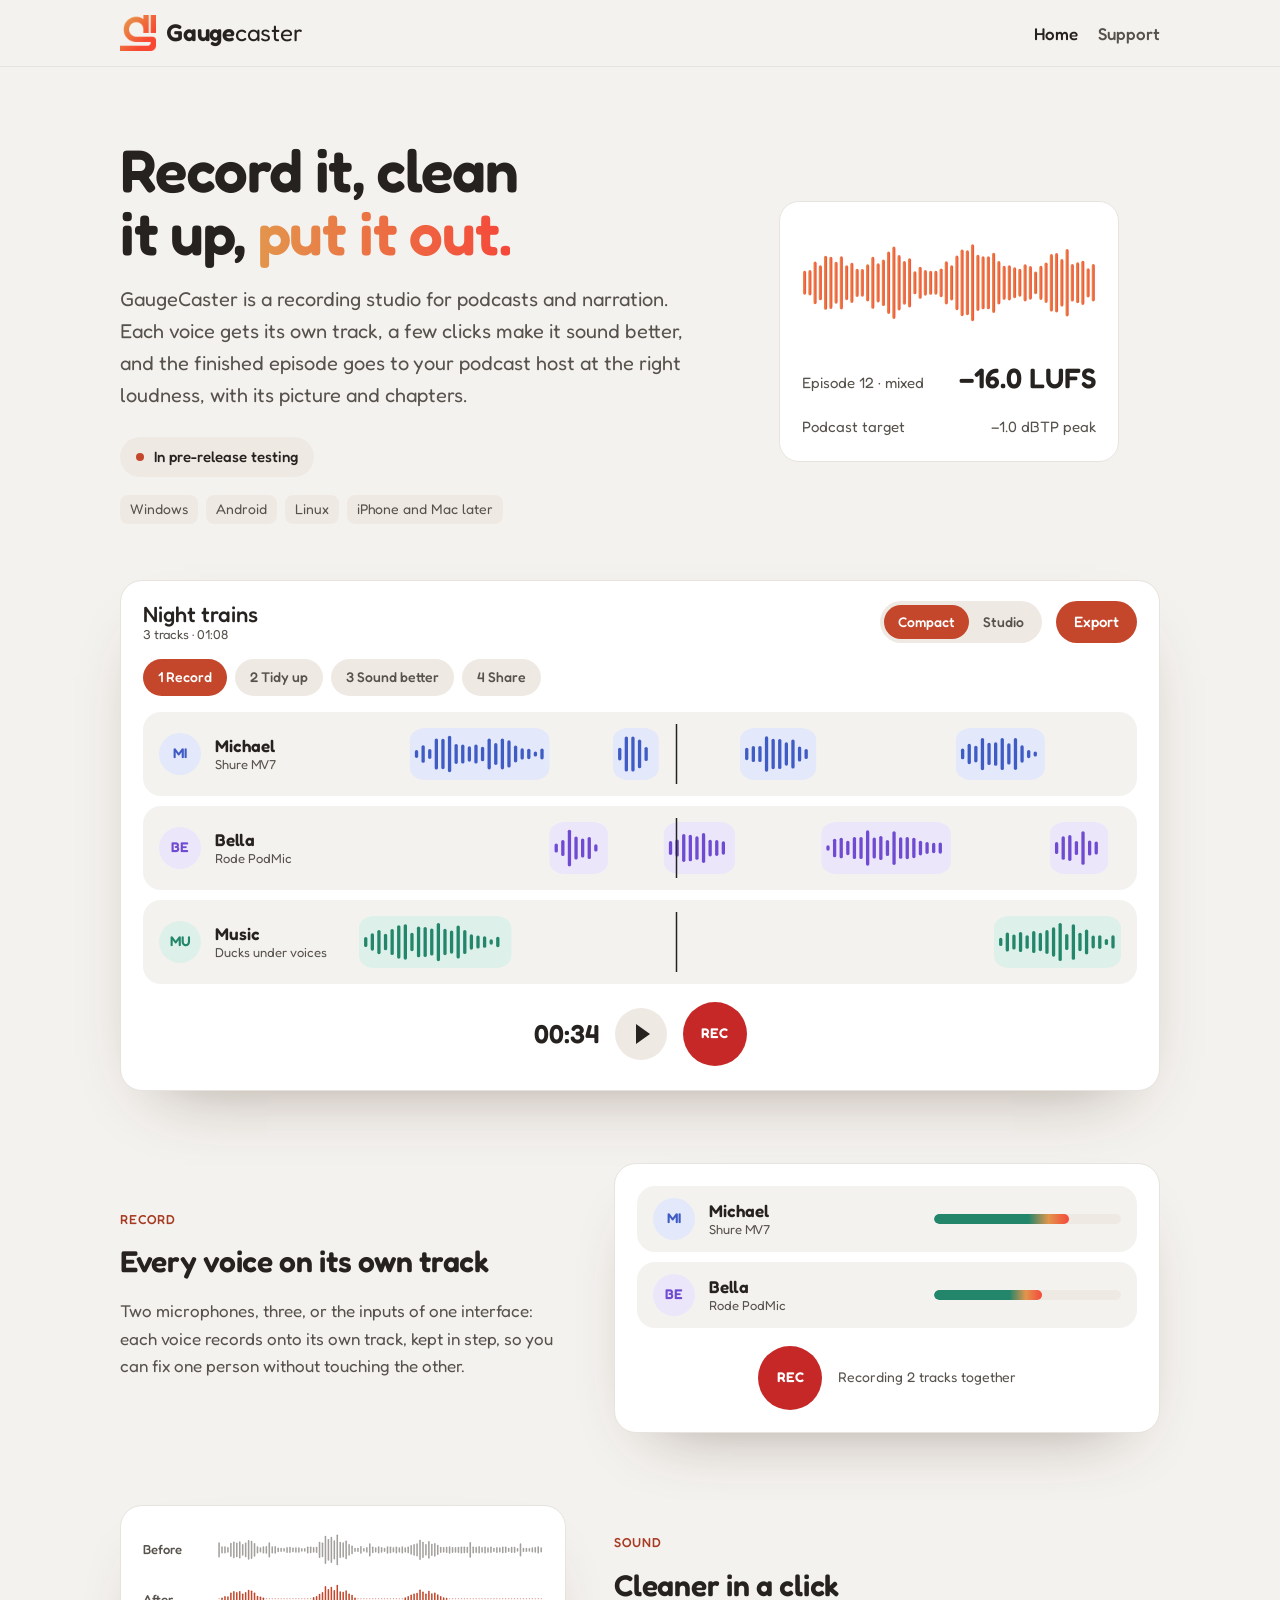
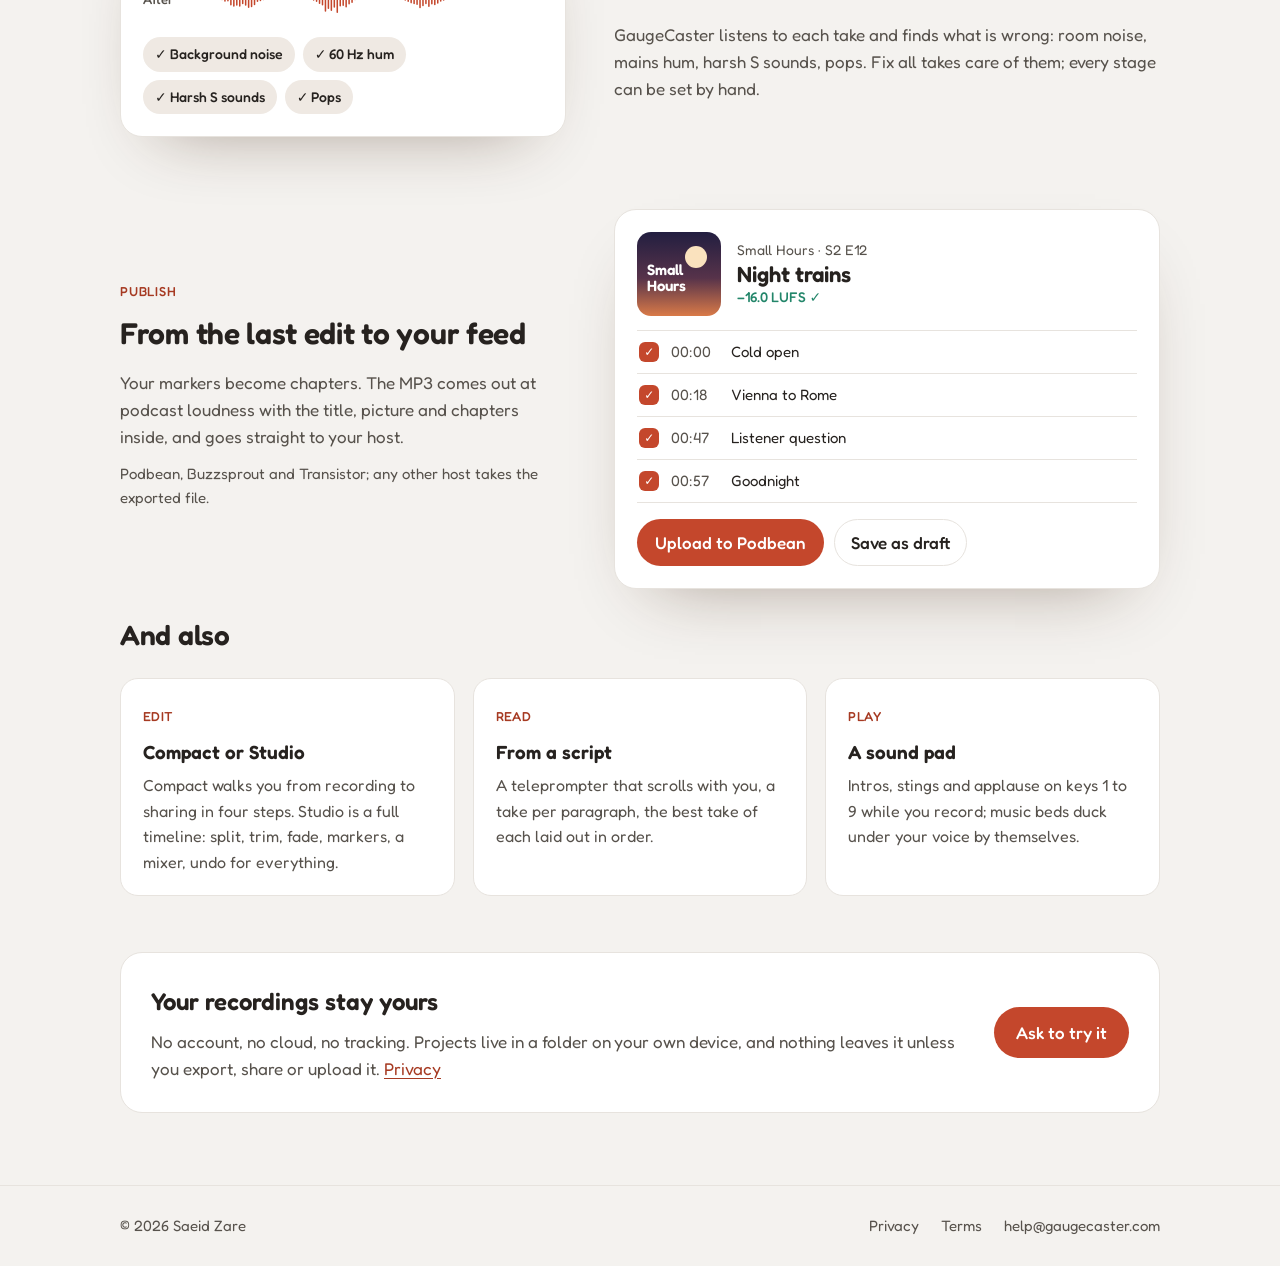
<file: index.html>
<!doctype html>
<html lang="en">
<head>
<meta charset="utf-8">
<meta name="viewport" content="width=device-width, initial-scale=1, viewport-fit=cover">
<title>GaugeCaster</title>
<meta name="description" content="GaugeCaster records, edits and publishes podcasts and narration on Windows, Android and Linux.">
<meta name="color-scheme" content="light dark">
<meta name="theme-color" content="#F4F2EF" media="(prefers-color-scheme: light)">
<meta name="theme-color" content="#1F1C1A" media="(prefers-color-scheme: dark)">
<meta property="og:title" content="GaugeCaster">
<meta property="og:description" content="GaugeCaster records, edits and publishes podcasts and narration on Windows, Android and Linux.">
<meta property="og:image" content="https://www.gaugecaster.com/img/icon-512.png">
<link rel="icon" type="image/png" sizes="32x32" href="/img/favicon-32.png">
<link rel="apple-touch-icon" href="/img/apple-touch-icon.png">
<link rel="preload" href="/fonts/Fredoka-Medium.ttf" as="font" type="font/ttf" crossorigin>
<link rel="stylesheet" href="/style.css">
<script>document.documentElement.classList.add('js');</script>
</head>
<body>
<header class="top">
  <div class="wrap top-row">
    <a class="brand" href="/" aria-label="GaugeCaster, home">
      <img src="/img/mark-96.png" width="36" height="36" alt="">
      <span class="word"><b>Gauge</b>caster</span>
    </a>
    <nav class="nav">
      <a href="/" data-nav="home" aria-current="page">Home</a>
      <a href="/support.html" data-nav="support">Support</a>
    </nav>
  </div>
</header>
<main class="wrap">
<section class="hero">
  <div>
    <h1>Record it, clean it up, <em>put it out.</em></h1>
    <p class="lede">GaugeCaster is a recording studio for podcasts and narration. Each voice gets its own track, a few clicks make it sound better, and the finished episode goes to your podcast host at the right loudness, with its picture and chapters.</p>
    <span class="status">In pre-release testing</span>
    <div class="platforms"><span>Windows</span><span>Android</span><span>Linux</span><span>iPhone and Mac later</span></div>
  </div>
  <div class="hero-art">
    <div class="meter">
      <svg viewBox="0 0 300 120" role="img" aria-label="A waveform of a voice track"><defs><linearGradient id="g" x1="0" x2="1"><stop offset="0" stop-color="#E3954C"/><stop offset="1" stop-color="#F5483A"/></linearGradient></defs><g fill="url(#g)"><rect x="1.0" y="47.8" width="3.2" height="24.4" rx="2"/><rect x="6.4" y="47.0" width="3.2" height="26.0" rx="2"/><rect x="11.7" y="38.3" width="3.2" height="43.5" rx="2"/><rect x="17.1" y="42.0" width="3.2" height="35.9" rx="2"/><rect x="22.4" y="32.3" width="3.2" height="55.3" rx="2"/><rect x="27.8" y="33.4" width="3.2" height="53.3" rx="2"/><rect x="33.1" y="38.5" width="3.2" height="42.9" rx="2"/><rect x="38.5" y="32.8" width="3.2" height="54.5" rx="2"/><rect x="43.9" y="42.2" width="3.2" height="35.5" rx="2"/><rect x="49.2" y="39.5" width="3.2" height="41.0" rx="2"/><rect x="54.6" y="45.6" width="3.2" height="28.8" rx="2"/><rect x="59.9" y="45.8" width="3.2" height="28.4" rx="2"/><rect x="65.3" y="41.1" width="3.2" height="37.9" rx="2"/><rect x="70.6" y="33.4" width="3.2" height="53.2" rx="2"/><rect x="76.0" y="40.1" width="3.2" height="39.9" rx="2"/><rect x="81.4" y="36.3" width="3.2" height="47.5" rx="2"/><rect x="86.7" y="28.1" width="3.2" height="63.8" rx="2"/><rect x="92.1" y="23.0" width="3.2" height="73.9" rx="2"/><rect x="97.4" y="31.6" width="3.2" height="56.7" rx="2"/><rect x="102.8" y="37.8" width="3.2" height="44.5" rx="2"/><rect x="108.1" y="34.9" width="3.2" height="50.3" rx="2"/><rect x="113.5" y="48.1" width="3.2" height="23.7" rx="2"/><rect x="118.9" y="43.6" width="3.2" height="32.8" rx="2"/><rect x="124.2" y="46.9" width="3.2" height="26.2" rx="2"/><rect x="129.6" y="47.8" width="3.2" height="24.5" rx="2"/><rect x="134.9" y="47.8" width="3.2" height="24.4" rx="2"/><rect x="140.3" y="45.3" width="3.2" height="29.4" rx="2"/><rect x="145.6" y="38.0" width="3.2" height="44.1" rx="2"/><rect x="151.0" y="42.0" width="3.2" height="36.0" rx="2"/><rect x="156.4" y="32.1" width="3.2" height="55.8" rx="2"/><rect x="161.7" y="25.9" width="3.2" height="68.2" rx="2"/><rect x="167.1" y="26.9" width="3.2" height="66.1" rx="2"/><rect x="172.4" y="20.7" width="3.2" height="78.6" rx="2"/><rect x="177.8" y="31.3" width="3.2" height="57.5" rx="2"/><rect x="183.1" y="32.8" width="3.2" height="54.3" rx="2"/><rect x="188.5" y="33.0" width="3.2" height="54.1" rx="2"/><rect x="193.9" y="29.3" width="3.2" height="61.4" rx="2"/><rect x="199.2" y="37.8" width="3.2" height="44.3" rx="2"/><rect x="204.6" y="42.7" width="3.2" height="34.7" rx="2"/><rect x="209.9" y="42.0" width="3.2" height="36.1" rx="2"/><rect x="215.3" y="44.1" width="3.2" height="31.7" rx="2"/><rect x="220.6" y="45.6" width="3.2" height="28.7" rx="2"/><rect x="226.0" y="41.0" width="3.2" height="38.0" rx="2"/><rect x="231.4" y="42.8" width="3.2" height="34.5" rx="2"/><rect x="236.7" y="48.4" width="3.2" height="23.2" rx="2"/><rect x="242.1" y="42.6" width="3.2" height="34.9" rx="2"/><rect x="247.4" y="39.2" width="3.2" height="41.5" rx="2"/><rect x="252.8" y="30.7" width="3.2" height="58.7" rx="2"/><rect x="258.1" y="29.7" width="3.2" height="60.5" rx="2"/><rect x="263.5" y="35.7" width="3.2" height="48.6" rx="2"/><rect x="268.9" y="25.6" width="3.2" height="68.8" rx="2"/><rect x="274.2" y="40.7" width="3.2" height="38.5" rx="2"/><rect x="279.6" y="39.0" width="3.2" height="41.9" rx="2"/><rect x="284.9" y="37.4" width="3.2" height="45.2" rx="2"/><rect x="290.3" y="45.2" width="3.2" height="29.7" rx="2"/><rect x="295.6" y="40.9" width="3.2" height="38.2" rx="2"/></g></svg>
      <div class="row-m"><span>Episode 12 · mixed</span><span class="lufs-big">−16.0 LUFS</span></div>
      <div class="row-m"><span>Podcast target</span><span>−1.0 dBTP peak</span></div>
    </div>
  </div>
</section>

<figure class="mock mock-compact mock-hero-shot reveal" role="img" aria-label="A drawing of GaugeCaster's Compact view: four steps, Michael, Bella and the music on their own tracks, and the player with REC.">
  <div class="bar"><span class="title"><b>Night trains</b><small>3 tracks · 01:08</small></span><span class="views"><span class="on">Compact</span><span>Studio</span></span><span class="export">Export</span></div>
  <div class="steps"><span class="on">1 Record</span><span>2 Tidy up</span><span>3 Sound better</span><span>4 Share</span></div>
  <div class="row v1"><span class="avatar">MI</span><span class="who"><b>Michael</b><small>Shure MV7</small></span><svg class="row-wave" viewBox="0 0 600 60" preserveAspectRatio="none" aria-hidden="true"><g class="v1"><rect class="clip" x="40" y="4" width="110" height="52" rx="12"/><g class="wave"><rect x="44.0" y="26.1" width="2.6" height="7.8" rx="1.6"/><rect x="49.2" y="21.2" width="2.6" height="17.6" rx="1.6"/><rect x="54.4" y="25.0" width="2.6" height="9.9" rx="1.6"/><rect x="59.6" y="14.4" width="2.6" height="31.2" rx="1.6"/><rect x="64.8" y="14.8" width="2.6" height="30.4" rx="1.6"/><rect x="70.0" y="11.7" width="2.6" height="36.5" rx="1.6"/><rect x="75.2" y="20.0" width="2.6" height="19.9" rx="1.6"/><rect x="80.4" y="20.6" width="2.6" height="18.9" rx="1.6"/><rect x="85.6" y="22.3" width="2.6" height="15.4" rx="1.6"/><rect x="90.8" y="20.5" width="2.6" height="19.0" rx="1.6"/><rect x="96.0" y="22.8" width="2.6" height="14.5" rx="1.6"/><rect x="101.2" y="14.6" width="2.6" height="30.8" rx="1.6"/><rect x="106.4" y="19.1" width="2.6" height="21.8" rx="1.6"/><rect x="111.6" y="14.6" width="2.6" height="30.8" rx="1.6"/><rect x="116.8" y="16.3" width="2.6" height="27.3" rx="1.6"/><rect x="122.0" y="21.6" width="2.6" height="16.8" rx="1.6"/><rect x="127.2" y="24.3" width="2.6" height="11.3" rx="1.6"/><rect x="132.4" y="24.7" width="2.6" height="10.5" rx="1.6"/><rect x="137.6" y="27.4" width="2.6" height="5.2" rx="1.6"/><rect x="142.8" y="24.6" width="2.6" height="10.8" rx="1.6"/></g><rect class="clip" x="200" y="4" width="36" height="52" rx="12"/><g class="wave"><rect x="204.0" y="23.7" width="2.6" height="12.7" rx="1.6"/><rect x="209.2" y="12.4" width="2.6" height="35.2" rx="1.6"/><rect x="214.4" y="12.4" width="2.6" height="35.2" rx="1.6"/><rect x="219.6" y="15.6" width="2.6" height="28.7" rx="1.6"/><rect x="224.8" y="23.0" width="2.6" height="14.0" rx="1.6"/></g><rect class="clip" x="300" y="4" width="60" height="52" rx="12"/><g class="wave"><rect x="304.0" y="23.7" width="2.6" height="12.5" rx="1.6"/><rect x="309.2" y="22.1" width="2.6" height="15.9" rx="1.6"/><rect x="314.4" y="22.0" width="2.6" height="16.1" rx="1.6"/><rect x="319.6" y="12.3" width="2.6" height="35.4" rx="1.6"/><rect x="324.8" y="14.8" width="2.6" height="30.4" rx="1.6"/><rect x="330.0" y="14.9" width="2.6" height="30.1" rx="1.6"/><rect x="335.2" y="18.3" width="2.6" height="23.4" rx="1.6"/><rect x="340.4" y="15.4" width="2.6" height="29.2" rx="1.6"/><rect x="345.6" y="22.5" width="2.6" height="15.0" rx="1.6"/><rect x="350.8" y="24.9" width="2.6" height="10.2" rx="1.6"/></g><rect class="clip" x="470" y="4" width="70" height="52" rx="12"/><g class="wave"><rect x="474.0" y="24.6" width="2.6" height="10.7" rx="1.6"/><rect x="479.2" y="19.8" width="2.6" height="20.4" rx="1.6"/><rect x="484.4" y="21.7" width="2.6" height="16.7" rx="1.6"/><rect x="489.6" y="13.9" width="2.6" height="32.3" rx="1.6"/><rect x="494.8" y="18.8" width="2.6" height="22.3" rx="1.6"/><rect x="500.0" y="18.3" width="2.6" height="23.5" rx="1.6"/><rect x="505.2" y="14.0" width="2.6" height="32.0" rx="1.6"/><rect x="510.4" y="19.3" width="2.6" height="21.3" rx="1.6"/><rect x="515.6" y="14.1" width="2.6" height="31.8" rx="1.6"/><rect x="520.8" y="21.3" width="2.6" height="17.4" rx="1.6"/><rect x="526.0" y="25.9" width="2.6" height="8.3" rx="1.6"/><rect x="531.2" y="27.5" width="2.6" height="5.1" rx="1.6"/></g><line class="ph" x1="250" y1="0" x2="250" y2="60"/></g></svg></div>
  <div class="row v2"><span class="avatar">BE</span><span class="who"><b>Bella</b><small>Rode PodMic</small></span><svg class="row-wave" viewBox="0 0 600 60" preserveAspectRatio="none" aria-hidden="true"><g class="v2"><rect class="clip" x="150" y="4" width="46" height="52" rx="12"/><g class="wave"><rect x="154.0" y="25.5" width="2.6" height="9.0" rx="1.6"/><rect x="159.2" y="22.0" width="2.6" height="16.1" rx="1.6"/><rect x="164.4" y="11.7" width="2.6" height="36.7" rx="1.6"/><rect x="169.6" y="18.5" width="2.6" height="23.0" rx="1.6"/><rect x="174.8" y="20.4" width="2.6" height="19.1" rx="1.6"/><rect x="180.0" y="19.0" width="2.6" height="22.0" rx="1.6"/><rect x="185.2" y="26.3" width="2.6" height="7.3" rx="1.6"/></g><rect class="clip" x="240" y="4" width="56" height="52" rx="12"/><g class="wave"><rect x="244.0" y="23.1" width="2.6" height="13.8" rx="1.6"/><rect x="249.2" y="21.4" width="2.6" height="17.2" rx="1.6"/><rect x="254.4" y="16.0" width="2.6" height="27.9" rx="1.6"/><rect x="259.6" y="16.7" width="2.6" height="26.6" rx="1.6"/><rect x="264.8" y="18.3" width="2.6" height="23.5" rx="1.6"/><rect x="270.0" y="15.1" width="2.6" height="29.8" rx="1.6"/><rect x="275.2" y="21.7" width="2.6" height="16.7" rx="1.6"/><rect x="280.4" y="22.1" width="2.6" height="15.8" rx="1.6"/><rect x="285.6" y="23.3" width="2.6" height="13.4" rx="1.6"/></g><rect class="clip" x="364" y="4" width="102" height="52" rx="12"/><g class="wave"><rect x="368.0" y="27.3" width="2.6" height="5.4" rx="1.6"/><rect x="373.2" y="20.7" width="2.6" height="18.6" rx="1.6"/><rect x="378.4" y="19.7" width="2.6" height="20.6" rx="1.6"/><rect x="383.6" y="22.8" width="2.6" height="14.4" rx="1.6"/><rect x="388.8" y="19.0" width="2.6" height="22.1" rx="1.6"/><rect x="394.0" y="18.9" width="2.6" height="22.2" rx="1.6"/><rect x="399.2" y="12.3" width="2.6" height="35.4" rx="1.6"/><rect x="404.4" y="19.4" width="2.6" height="21.2" rx="1.6"/><rect x="409.6" y="17.9" width="2.6" height="24.2" rx="1.6"/><rect x="414.8" y="22.0" width="2.6" height="16.1" rx="1.6"/><rect x="420.0" y="13.2" width="2.6" height="33.7" rx="1.6"/><rect x="425.2" y="19.2" width="2.6" height="21.6" rx="1.6"/><rect x="430.4" y="18.9" width="2.6" height="22.3" rx="1.6"/><rect x="435.6" y="19.7" width="2.6" height="20.5" rx="1.6"/><rect x="440.8" y="22.7" width="2.6" height="14.7" rx="1.6"/><rect x="446.0" y="24.0" width="2.6" height="11.9" rx="1.6"/><rect x="451.2" y="24.8" width="2.6" height="10.4" rx="1.6"/><rect x="456.4" y="24.4" width="2.6" height="11.3" rx="1.6"/></g><rect class="clip" x="544" y="4" width="46" height="52" rx="12"/><g class="wave"><rect x="548.0" y="24.1" width="2.6" height="11.9" rx="1.6"/><rect x="553.2" y="18.3" width="2.6" height="23.5" rx="1.6"/><rect x="558.4" y="17.1" width="2.6" height="25.8" rx="1.6"/><rect x="563.6" y="23.0" width="2.6" height="14.0" rx="1.6"/><rect x="568.8" y="13.2" width="2.6" height="33.6" rx="1.6"/><rect x="574.0" y="22.4" width="2.6" height="15.2" rx="1.6"/><rect x="579.2" y="23.4" width="2.6" height="13.2" rx="1.6"/></g><line class="ph" x1="250" y1="0" x2="250" y2="60"/></g></svg></div>
  <div class="row mu"><span class="avatar">MU</span><span class="who"><b>Music</b><small>Ducks under voices</small></span><svg class="row-wave" viewBox="0 0 600 60" preserveAspectRatio="none" aria-hidden="true"><g class="mu"><rect class="clip" x="0" y="4" width="120" height="52" rx="12"/><g class="wave"><rect x="4.0" y="25.0" width="2.6" height="10.1" rx="1.6"/><rect x="9.2" y="21.2" width="2.6" height="17.5" rx="1.6"/><rect x="14.4" y="17.9" width="2.6" height="24.3" rx="1.6"/><rect x="19.6" y="21.8" width="2.6" height="16.5" rx="1.6"/><rect x="24.8" y="16.9" width="2.6" height="26.2" rx="1.6"/><rect x="30.0" y="13.2" width="2.6" height="33.5" rx="1.6"/><rect x="35.2" y="12.2" width="2.6" height="35.5" rx="1.6"/><rect x="40.4" y="20.8" width="2.6" height="18.4" rx="1.6"/><rect x="45.6" y="14.6" width="2.6" height="30.7" rx="1.6"/><rect x="50.8" y="15.0" width="2.6" height="30.0" rx="1.6"/><rect x="56.0" y="16.5" width="2.6" height="27.0" rx="1.6"/><rect x="61.2" y="10.9" width="2.6" height="38.3" rx="1.6"/><rect x="66.4" y="16.8" width="2.6" height="26.4" rx="1.6"/><rect x="71.6" y="18.4" width="2.6" height="23.3" rx="1.6"/><rect x="76.8" y="13.5" width="2.6" height="33.0" rx="1.6"/><rect x="82.0" y="17.9" width="2.6" height="24.1" rx="1.6"/><rect x="87.2" y="22.3" width="2.6" height="15.4" rx="1.6"/><rect x="92.4" y="23.4" width="2.6" height="13.2" rx="1.6"/><rect x="97.6" y="24.2" width="2.6" height="11.6" rx="1.6"/><rect x="102.8" y="27.3" width="2.6" height="5.4" rx="1.6"/><rect x="108.0" y="24.8" width="2.6" height="10.4" rx="1.6"/></g><rect class="clip" x="500" y="4" width="100" height="52" rx="12"/><g class="wave"><rect x="504.0" y="25.8" width="2.6" height="8.3" rx="1.6"/><rect x="509.2" y="20.4" width="2.6" height="19.1" rx="1.6"/><rect x="514.4" y="22.5" width="2.6" height="15.0" rx="1.6"/><rect x="519.6" y="19.9" width="2.6" height="20.2" rx="1.6"/><rect x="524.8" y="23.2" width="2.6" height="13.6" rx="1.6"/><rect x="530.0" y="19.1" width="2.6" height="21.9" rx="1.6"/><rect x="535.2" y="20.8" width="2.6" height="18.4" rx="1.6"/><rect x="540.4" y="18.1" width="2.6" height="23.8" rx="1.6"/><rect x="545.6" y="15.3" width="2.6" height="29.4" rx="1.6"/><rect x="550.8" y="10.9" width="2.6" height="38.2" rx="1.6"/><rect x="556.0" y="21.9" width="2.6" height="16.2" rx="1.6"/><rect x="561.2" y="12.2" width="2.6" height="35.6" rx="1.6"/><rect x="566.4" y="20.7" width="2.6" height="18.5" rx="1.6"/><rect x="571.6" y="17.6" width="2.6" height="24.8" rx="1.6"/><rect x="576.8" y="23.6" width="2.6" height="12.8" rx="1.6"/><rect x="582.0" y="23.2" width="2.6" height="13.7" rx="1.6"/><rect x="587.2" y="26.9" width="2.6" height="6.2" rx="1.6"/><rect x="592.4" y="23.3" width="2.6" height="13.3" rx="1.6"/></g><line class="ph" x1="250" y1="0" x2="250" y2="60"/></g></svg></div>
  <div class="recbar"><span class="rec-time">00:34</span><span class="play-btn" aria-hidden="true"></span><span class="rec-btn">REC</span></div>
</figure>

<section class="split reveal">
  <div class="split-text">
    <span class="tag">Record</span>
    <h2>Every voice on its own track</h2>
    <p>Two microphones, three, or the inputs of one interface: each voice records onto its own track, kept in step, so you can fix one person without touching the other.</p>
  </div>
  <div class="mock mock-record" role="img" aria-label="A drawing of two microphones recording at once, each to its own track.">
    <div class="mic v1"><span class="avatar">MI</span><span class="who"><b>Michael</b><small>Shure MV7</small></span><span class="level"><i style="--l:72%"></i></span></div>
    <div class="mic v2"><span class="avatar">BE</span><span class="who"><b>Bella</b><small>Rode PodMic</small></span><span class="level"><i style="--l:58%"></i></span></div>
    <div class="recbar"><span class="rec-btn">REC</span><span class="rec-note">Recording 2 tracks together</span></div>
  </div>
</section>

<section class="split flip reveal">
  <div class="split-text">
    <span class="tag">Sound</span>
    <h2>Cleaner in a click</h2>
    <p>GaugeCaster listens to each take and finds what is wrong: room noise, mains hum, harsh S sounds, pops. Fix all takes care of them; every stage can be set by hand.</p>
  </div>
  <div class="mock mock-sound" role="img" aria-label="A drawing of GaugeCaster's sound check: a noisy waveform before, a clean one after, and the fixes it made.">
    <div class="ab"><span class="ab-label">Before</span><svg viewBox="0 0 600 80" aria-hidden="true"><g class="noisy"><rect x="6.0" y="26.0" width="2.8" height="28.1" rx="1.4"/><rect x="11.4" y="33.2" width="2.8" height="13.6" rx="1.4"/><rect x="16.8" y="33.3" width="2.8" height="13.5" rx="1.4"/><rect x="22.2" y="34.8" width="2.8" height="10.4" rx="1.4"/><rect x="27.6" y="27.1" width="2.8" height="25.9" rx="1.4"/><rect x="33.0" y="24.6" width="2.8" height="30.8" rx="1.4"/><rect x="38.4" y="26.3" width="2.8" height="27.3" rx="1.4"/><rect x="43.8" y="24.3" width="2.8" height="31.4" rx="1.4"/><rect x="49.2" y="29.2" width="2.8" height="21.5" rx="1.4"/><rect x="54.6" y="26.4" width="2.8" height="27.2" rx="1.4"/><rect x="60.0" y="22.0" width="2.8" height="36.0" rx="1.4"/><rect x="65.4" y="23.4" width="2.8" height="33.3" rx="1.4"/><rect x="70.8" y="27.3" width="2.8" height="25.4" rx="1.4"/><rect x="76.2" y="33.5" width="2.8" height="13.1" rx="1.4"/><rect x="81.6" y="35.3" width="2.8" height="9.4" rx="1.4"/><rect x="87.0" y="33.4" width="2.8" height="13.1" rx="1.4"/><rect x="92.4" y="33.1" width="2.8" height="13.8" rx="1.4"/><rect x="97.8" y="26.2" width="2.8" height="27.6" rx="1.4"/><rect x="103.2" y="33.2" width="2.8" height="13.6" rx="1.4"/><rect x="108.6" y="33.1" width="2.8" height="13.8" rx="1.4"/><rect x="114.0" y="35.7" width="2.8" height="8.7" rx="1.4"/><rect x="119.4" y="36.2" width="2.8" height="7.7" rx="1.4"/><rect x="124.8" y="36.5" width="2.8" height="6.9" rx="1.4"/><rect x="130.2" y="34.5" width="2.8" height="11.0" rx="1.4"/><rect x="135.6" y="34.2" width="2.8" height="11.6" rx="1.4"/><rect x="141.0" y="35.6" width="2.8" height="8.8" rx="1.4"/><rect x="146.4" y="35.0" width="2.8" height="10.1" rx="1.4"/><rect x="151.8" y="35.0" width="2.8" height="10.1" rx="1.4"/><rect x="157.2" y="36.6" width="2.8" height="6.8" rx="1.4"/><rect x="162.6" y="36.7" width="2.8" height="6.6" rx="1.4"/><rect x="168.0" y="33.6" width="2.8" height="12.9" rx="1.4"/><rect x="173.4" y="33.8" width="2.8" height="12.4" rx="1.4"/><rect x="178.8" y="34.6" width="2.8" height="10.8" rx="1.4"/><rect x="184.2" y="34.1" width="2.8" height="11.8" rx="1.4"/><rect x="189.6" y="25.1" width="2.8" height="29.7" rx="1.4"/><rect x="195.0" y="26.6" width="2.8" height="26.9" rx="1.4"/><rect x="200.4" y="14.3" width="2.8" height="51.3" rx="1.4"/><rect x="205.8" y="20.1" width="2.8" height="39.8" rx="1.4"/><rect x="211.2" y="16.0" width="2.8" height="48.0" rx="1.4"/><rect x="216.6" y="22.3" width="2.8" height="35.4" rx="1.4"/><rect x="222.0" y="12.0" width="2.8" height="56.0" rx="1.4"/><rect x="227.4" y="24.9" width="2.8" height="30.1" rx="1.4"/><rect x="232.8" y="25.9" width="2.8" height="28.1" rx="1.4"/><rect x="238.2" y="22.7" width="2.8" height="34.6" rx="1.4"/><rect x="243.6" y="29.1" width="2.8" height="21.8" rx="1.4"/><rect x="249.0" y="31.9" width="2.8" height="16.2" rx="1.4"/><rect x="254.4" y="36.1" width="2.8" height="7.8" rx="1.4"/><rect x="259.8" y="36.2" width="2.8" height="7.5" rx="1.4"/><rect x="265.2" y="33.0" width="2.8" height="14.1" rx="1.4"/><rect x="270.6" y="36.6" width="2.8" height="6.8" rx="1.4"/><rect x="276.0" y="34.8" width="2.8" height="10.5" rx="1.4"/><rect x="281.4" y="27.9" width="2.8" height="24.2" rx="1.4"/><rect x="286.8" y="33.6" width="2.8" height="12.7" rx="1.4"/><rect x="292.2" y="35.2" width="2.8" height="9.6" rx="1.4"/><rect x="297.6" y="33.3" width="2.8" height="13.4" rx="1.4"/><rect x="303.0" y="34.9" width="2.8" height="10.2" rx="1.4"/><rect x="308.4" y="36.3" width="2.8" height="7.4" rx="1.4"/><rect x="313.8" y="33.2" width="2.8" height="13.7" rx="1.4"/><rect x="319.2" y="33.8" width="2.8" height="12.5" rx="1.4"/><rect x="324.6" y="35.1" width="2.8" height="9.7" rx="1.4"/><rect x="330.0" y="33.6" width="2.8" height="12.9" rx="1.4"/><rect x="335.4" y="35.1" width="2.8" height="9.9" rx="1.4"/><rect x="340.8" y="33.5" width="2.8" height="12.9" rx="1.4"/><rect x="346.2" y="35.1" width="2.8" height="9.9" rx="1.4"/><rect x="351.6" y="34.0" width="2.8" height="12.0" rx="1.4"/><rect x="357.0" y="31.1" width="2.8" height="17.7" rx="1.4"/><rect x="362.4" y="29.3" width="2.8" height="21.3" rx="1.4"/><rect x="367.8" y="27.9" width="2.8" height="24.2" rx="1.4"/><rect x="373.2" y="21.3" width="2.8" height="37.3" rx="1.4"/><rect x="378.6" y="25.3" width="2.8" height="29.5" rx="1.4"/><rect x="384.0" y="29.4" width="2.8" height="21.1" rx="1.4"/><rect x="389.4" y="23.7" width="2.8" height="32.6" rx="1.4"/><rect x="394.8" y="28.7" width="2.8" height="22.5" rx="1.4"/><rect x="400.2" y="27.4" width="2.8" height="25.2" rx="1.4"/><rect x="405.6" y="30.5" width="2.8" height="19.0" rx="1.4"/><rect x="411.0" y="34.1" width="2.8" height="11.8" rx="1.4"/><rect x="416.4" y="34.9" width="2.8" height="10.1" rx="1.4"/><rect x="421.8" y="34.1" width="2.8" height="11.7" rx="1.4"/><rect x="427.2" y="33.2" width="2.8" height="13.7" rx="1.4"/><rect x="432.6" y="34.6" width="2.8" height="10.9" rx="1.4"/><rect x="438.0" y="34.7" width="2.8" height="10.6" rx="1.4"/><rect x="443.4" y="34.2" width="2.8" height="11.6" rx="1.4"/><rect x="448.8" y="33.7" width="2.8" height="12.7" rx="1.4"/><rect x="454.2" y="33.7" width="2.8" height="12.5" rx="1.4"/><rect x="459.6" y="34.3" width="2.8" height="11.3" rx="1.4"/><rect x="465.0" y="25.6" width="2.8" height="28.8" rx="1.4"/><rect x="470.4" y="33.6" width="2.8" height="12.9" rx="1.4"/><rect x="475.8" y="34.2" width="2.8" height="11.7" rx="1.4"/><rect x="481.2" y="33.1" width="2.8" height="13.7" rx="1.4"/><rect x="486.6" y="34.8" width="2.8" height="10.5" rx="1.4"/><rect x="492.0" y="33.6" width="2.8" height="12.8" rx="1.4"/><rect x="497.4" y="35.0" width="2.8" height="10.1" rx="1.4"/><rect x="502.8" y="34.0" width="2.8" height="11.9" rx="1.4"/><rect x="508.2" y="36.1" width="2.8" height="7.7" rx="1.4"/><rect x="513.6" y="34.6" width="2.8" height="10.9" rx="1.4"/><rect x="519.0" y="35.2" width="2.8" height="9.6" rx="1.4"/><rect x="524.4" y="33.8" width="2.8" height="12.3" rx="1.4"/><rect x="529.8" y="34.0" width="2.8" height="11.9" rx="1.4"/><rect x="535.2" y="36.2" width="2.8" height="7.6" rx="1.4"/><rect x="540.6" y="34.3" width="2.8" height="11.4" rx="1.4"/><rect x="546.0" y="34.2" width="2.8" height="11.7" rx="1.4"/><rect x="551.4" y="36.6" width="2.8" height="6.7" rx="1.4"/><rect x="556.8" y="27.9" width="2.8" height="24.1" rx="1.4"/><rect x="562.2" y="36.3" width="2.8" height="7.4" rx="1.4"/><rect x="567.6" y="36.1" width="2.8" height="7.8" rx="1.4"/><rect x="573.0" y="36.7" width="2.8" height="6.7" rx="1.4"/><rect x="578.4" y="35.3" width="2.8" height="9.3" rx="1.4"/><rect x="583.8" y="34.5" width="2.8" height="10.9" rx="1.4"/><rect x="589.2" y="33.3" width="2.8" height="13.3" rx="1.4"/><rect x="594.6" y="35.2" width="2.8" height="9.5" rx="1.4"/></g></svg></div>
    <div class="ab"><span class="ab-label">After</span><svg viewBox="0 0 600 80" aria-hidden="true"><g class="clean"><rect x="6.0" y="39.2" width="2.8" height="1.5" rx="1.4"/><rect x="11.4" y="37.3" width="2.8" height="5.3" rx="1.4"/><rect x="16.8" y="34.7" width="2.8" height="10.6" rx="1.4"/><rect x="22.2" y="35.2" width="2.8" height="9.5" rx="1.4"/><rect x="27.6" y="28.1" width="2.8" height="23.8" rx="1.4"/><rect x="33.0" y="25.8" width="2.8" height="28.4" rx="1.4"/><rect x="38.4" y="27.4" width="2.8" height="25.2" rx="1.4"/><rect x="43.8" y="25.6" width="2.8" height="28.9" rx="1.4"/><rect x="49.2" y="30.1" width="2.8" height="19.8" rx="1.4"/><rect x="54.6" y="27.5" width="2.8" height="25.1" rx="1.4"/><rect x="60.0" y="23.4" width="2.8" height="33.1" rx="1.4"/><rect x="65.4" y="24.7" width="2.8" height="30.6" rx="1.4"/><rect x="70.8" y="28.3" width="2.8" height="23.4" rx="1.4"/><rect x="76.2" y="34.4" width="2.8" height="11.2" rx="1.4"/><rect x="81.6" y="35.7" width="2.8" height="8.7" rx="1.4"/><rect x="87.0" y="37.3" width="2.8" height="5.3" rx="1.4"/><rect x="92.4" y="39.2" width="2.8" height="1.5" rx="1.4"/><rect x="97.8" y="39.2" width="2.8" height="1.5" rx="1.4"/><rect x="103.2" y="39.2" width="2.8" height="1.5" rx="1.4"/><rect x="108.6" y="39.2" width="2.8" height="1.5" rx="1.4"/><rect x="114.0" y="39.2" width="2.8" height="1.5" rx="1.4"/><rect x="119.4" y="39.2" width="2.8" height="1.5" rx="1.4"/><rect x="124.8" y="39.2" width="2.8" height="1.5" rx="1.4"/><rect x="130.2" y="39.2" width="2.8" height="1.5" rx="1.4"/><rect x="135.6" y="39.2" width="2.8" height="1.5" rx="1.4"/><rect x="141.0" y="39.2" width="2.8" height="1.5" rx="1.4"/><rect x="146.4" y="39.2" width="2.8" height="1.5" rx="1.4"/><rect x="151.8" y="39.2" width="2.8" height="1.5" rx="1.4"/><rect x="157.2" y="39.2" width="2.8" height="1.5" rx="1.4"/><rect x="162.6" y="39.2" width="2.8" height="1.5" rx="1.4"/><rect x="168.0" y="39.2" width="2.8" height="1.5" rx="1.4"/><rect x="173.4" y="39.2" width="2.8" height="1.5" rx="1.4"/><rect x="178.8" y="36.5" width="2.8" height="6.9" rx="1.4"/><rect x="184.2" y="34.6" width="2.8" height="10.9" rx="1.4"/><rect x="189.6" y="30.5" width="2.8" height="18.9" rx="1.4"/><rect x="195.0" y="27.6" width="2.8" height="24.7" rx="1.4"/><rect x="200.4" y="16.4" width="2.8" height="47.2" rx="1.4"/><rect x="205.8" y="21.7" width="2.8" height="36.7" rx="1.4"/><rect x="211.2" y="17.9" width="2.8" height="44.1" rx="1.4"/><rect x="216.6" y="23.7" width="2.8" height="32.6" rx="1.4"/><rect x="222.0" y="14.2" width="2.8" height="51.5" rx="1.4"/><rect x="227.4" y="26.1" width="2.8" height="27.7" rx="1.4"/><rect x="232.8" y="27.1" width="2.8" height="25.9" rx="1.4"/><rect x="238.2" y="24.1" width="2.8" height="31.8" rx="1.4"/><rect x="243.6" y="30.0" width="2.8" height="20.1" rx="1.4"/><rect x="249.0" y="32.5" width="2.8" height="14.9" rx="1.4"/><rect x="254.4" y="37.4" width="2.8" height="5.3" rx="1.4"/><rect x="259.8" y="39.2" width="2.8" height="1.5" rx="1.4"/><rect x="265.2" y="39.2" width="2.8" height="1.5" rx="1.4"/><rect x="270.6" y="39.2" width="2.8" height="1.5" rx="1.4"/><rect x="276.0" y="39.2" width="2.8" height="1.5" rx="1.4"/><rect x="281.4" y="39.2" width="2.8" height="1.5" rx="1.4"/><rect x="286.8" y="39.2" width="2.8" height="1.5" rx="1.4"/><rect x="292.2" y="39.2" width="2.8" height="1.5" rx="1.4"/><rect x="297.6" y="39.2" width="2.8" height="1.5" rx="1.4"/><rect x="303.0" y="39.2" width="2.8" height="1.5" rx="1.4"/><rect x="308.4" y="39.2" width="2.8" height="1.5" rx="1.4"/><rect x="313.8" y="39.2" width="2.8" height="1.5" rx="1.4"/><rect x="319.2" y="39.2" width="2.8" height="1.5" rx="1.4"/><rect x="324.6" y="39.2" width="2.8" height="1.5" rx="1.4"/><rect x="330.0" y="39.2" width="2.8" height="1.5" rx="1.4"/><rect x="335.4" y="39.2" width="2.8" height="1.5" rx="1.4"/><rect x="340.8" y="39.2" width="2.8" height="1.5" rx="1.4"/><rect x="346.2" y="36.8" width="2.8" height="6.5" rx="1.4"/><rect x="351.6" y="34.5" width="2.8" height="11.0" rx="1.4"/><rect x="357.0" y="31.9" width="2.8" height="16.3" rx="1.4"/><rect x="362.4" y="30.2" width="2.8" height="19.6" rx="1.4"/><rect x="367.8" y="28.9" width="2.8" height="22.2" rx="1.4"/><rect x="373.2" y="22.8" width="2.8" height="34.4" rx="1.4"/><rect x="378.6" y="26.4" width="2.8" height="27.1" rx="1.4"/><rect x="384.0" y="30.3" width="2.8" height="19.4" rx="1.4"/><rect x="389.4" y="25.0" width="2.8" height="30.0" rx="1.4"/><rect x="394.8" y="29.6" width="2.8" height="20.7" rx="1.4"/><rect x="400.2" y="28.4" width="2.8" height="23.2" rx="1.4"/><rect x="405.6" y="31.3" width="2.8" height="17.5" rx="1.4"/><rect x="411.0" y="34.7" width="2.8" height="10.6" rx="1.4"/><rect x="416.4" y="36.9" width="2.8" height="6.3" rx="1.4"/><rect x="421.8" y="38.1" width="2.8" height="3.8" rx="1.4"/><rect x="427.2" y="39.2" width="2.8" height="1.5" rx="1.4"/><rect x="432.6" y="39.2" width="2.8" height="1.5" rx="1.4"/><rect x="438.0" y="39.2" width="2.8" height="1.5" rx="1.4"/><rect x="443.4" y="39.2" width="2.8" height="1.5" rx="1.4"/><rect x="448.8" y="39.2" width="2.8" height="1.5" rx="1.4"/><rect x="454.2" y="39.2" width="2.8" height="1.5" rx="1.4"/><rect x="459.6" y="39.2" width="2.8" height="1.5" rx="1.4"/><rect x="465.0" y="39.2" width="2.8" height="1.5" rx="1.4"/><rect x="470.4" y="39.2" width="2.8" height="1.5" rx="1.4"/><rect x="475.8" y="39.2" width="2.8" height="1.5" rx="1.4"/><rect x="481.2" y="39.2" width="2.8" height="1.5" rx="1.4"/><rect x="486.6" y="39.2" width="2.8" height="1.5" rx="1.4"/><rect x="492.0" y="39.2" width="2.8" height="1.5" rx="1.4"/><rect x="497.4" y="39.2" width="2.8" height="1.5" rx="1.4"/><rect x="502.8" y="39.2" width="2.8" height="1.5" rx="1.4"/><rect x="508.2" y="39.2" width="2.8" height="1.5" rx="1.4"/><rect x="513.6" y="39.2" width="2.8" height="1.5" rx="1.4"/><rect x="519.0" y="39.2" width="2.8" height="1.5" rx="1.4"/><rect x="524.4" y="39.2" width="2.8" height="1.5" rx="1.4"/><rect x="529.8" y="39.2" width="2.8" height="1.5" rx="1.4"/><rect x="535.2" y="39.2" width="2.8" height="1.5" rx="1.4"/><rect x="540.6" y="39.2" width="2.8" height="1.5" rx="1.4"/><rect x="546.0" y="39.2" width="2.8" height="1.5" rx="1.4"/><rect x="551.4" y="39.2" width="2.8" height="1.5" rx="1.4"/><rect x="556.8" y="39.2" width="2.8" height="1.5" rx="1.4"/><rect x="562.2" y="39.2" width="2.8" height="1.5" rx="1.4"/><rect x="567.6" y="39.2" width="2.8" height="1.5" rx="1.4"/><rect x="573.0" y="39.2" width="2.8" height="1.5" rx="1.4"/><rect x="578.4" y="39.2" width="2.8" height="1.5" rx="1.4"/><rect x="583.8" y="39.2" width="2.8" height="1.5" rx="1.4"/><rect x="589.2" y="39.2" width="2.8" height="1.5" rx="1.4"/><rect x="594.6" y="39.2" width="2.8" height="1.5" rx="1.4"/></g></svg></div>
    <div class="chips"><span>✓ Background noise</span><span>✓ 60 Hz hum</span><span>✓ Harsh S sounds</span><span>✓ Pops</span></div>
  </div>
</section>

<section class="split reveal">
  <div class="split-text">
    <span class="tag">Publish</span>
    <h2>From the last edit to your feed</h2>
    <p>Your markers become chapters. The MP3 comes out at podcast loudness with the title, picture and chapters inside, and goes straight to your host.</p>
    <p class="muted">Podbean, Buzzsprout and Transistor; any other host takes the exported file.</p>
  </div>
  <div class="mock mock-publish" role="img" aria-label="A drawing of GaugeCaster's Publish card: the show's picture, the episode, its chapters and Upload to Podbean.">
    <div class="ep"><span class="art"><i></i><b>Small<br>Hours</b></span><span class="ep-text"><small>Small Hours · S2 E12</small><b>Night trains</b><small class="lufs">−16.0 LUFS ✓</small></span></div>
    <ul class="chapters"><li><span class="tick">✓</span><span class="at">00:00</span>Cold open</li><li><span class="tick">✓</span><span class="at">00:18</span>Vienna to Rome</li><li><span class="tick">✓</span><span class="at">00:47</span>Listener question</li><li><span class="tick">✓</span><span class="at">00:57</span>Goodnight</li></ul>
    <div class="upload"><span class="up-btn">Upload to Podbean</span><span class="up-alt">Save as draft</span></div>
  </div>
</section>

<h2 class="section-title reveal">And also</h2>
<div class="features">
  <div class="feature reveal" style="--d:0">
    <span class="tag">Edit</span>
    <h3>Compact or Studio</h3>
    <p>Compact walks you from recording to sharing in four steps. Studio is a full timeline: split, trim, fade, markers, a mixer, undo for everything.</p>
  </div>
  <div class="feature reveal" style="--d:1">
    <span class="tag">Read</span>
    <h3>From a script</h3>
    <p>A teleprompter that scrolls with you, a take per paragraph, the best take of each laid out in order.</p>
  </div>
  <div class="feature reveal" style="--d:2">
    <span class="tag">Play</span>
    <h3>A sound pad</h3>
    <p>Intros, stings and applause on keys 1 to 9 while you record; music beds duck under your voice by themselves.</p>
  </div>
</div>

<section class="band reveal">
  <div>
    <h2>Your recordings stay yours</h2>
    <p>No account, no cloud, no tracking. Projects live in a folder on your own device, and nothing leaves it unless you export, share or upload it. <a href="/privacy.html">Privacy</a></p>
  </div>
  <a class="button" href="/support.html">Ask to try it</a>
</section>

</main>
<footer class="foot">
  <div class="wrap foot-row">
    <span>© 2026 Saeid Zare</span>
    <nav>
      <a href="/privacy.html" data-nav="privacy">Privacy</a>
      <a href="/terms.html" data-nav="terms">Terms</a>
      <a href="/support.html">help@gaugecaster.com</a>
    </nav>
  </div>
</footer>
<script>
(() => {
  const items = document.querySelectorAll('.reveal');
  const still = matchMedia('(prefers-reduced-motion: reduce)').matches;
  if (still || !('IntersectionObserver' in window)) { items.forEach(e => e.classList.add('in')); return; }
  const seen = new IntersectionObserver(entries => entries.forEach(e => {
    if (e.isIntersecting) { e.target.classList.add('in'); seen.unobserve(e.target); }
  }), { threshold: 0.12, rootMargin: '0px 0px -40px 0px' });
  items.forEach(e => seen.observe(e));
  document.querySelectorAll('.meter rect').forEach((r, i) => r.style.setProperty('--i', i));
})();
</script>
</body>
</html>
</file>
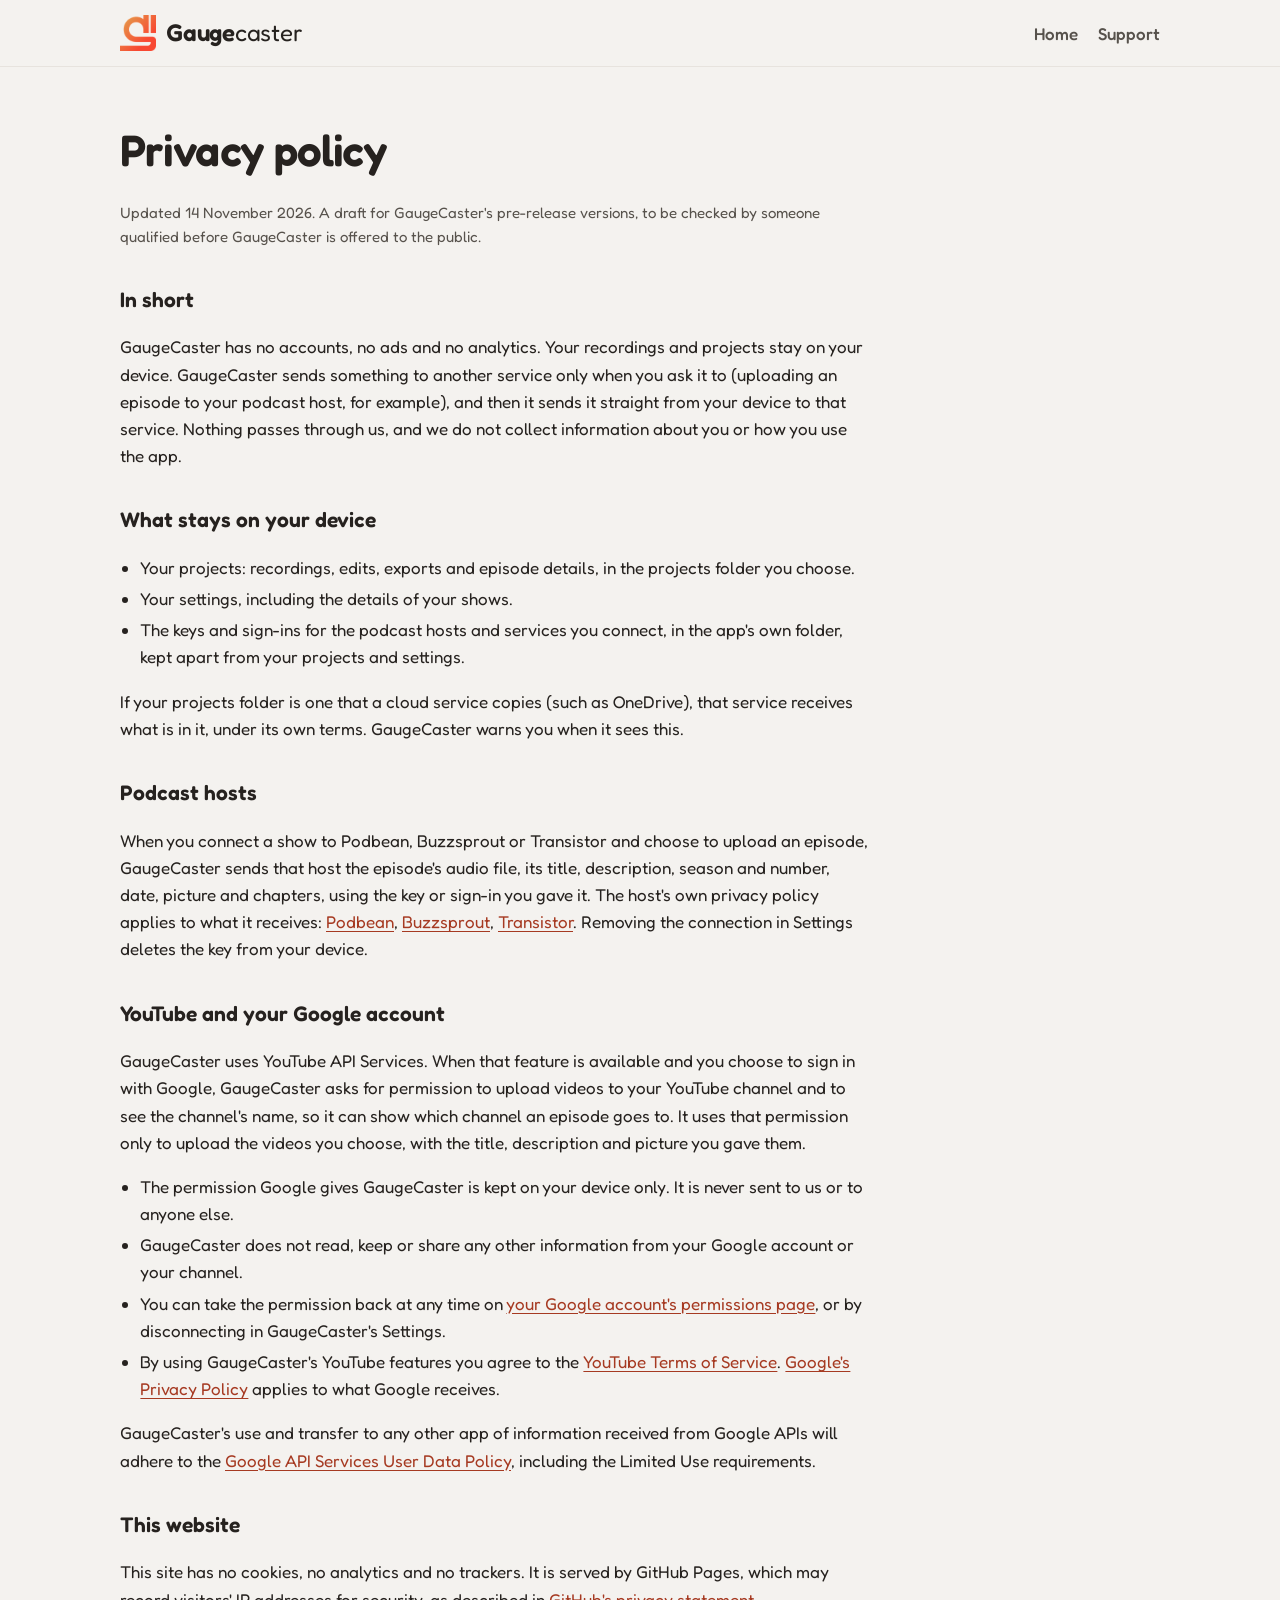
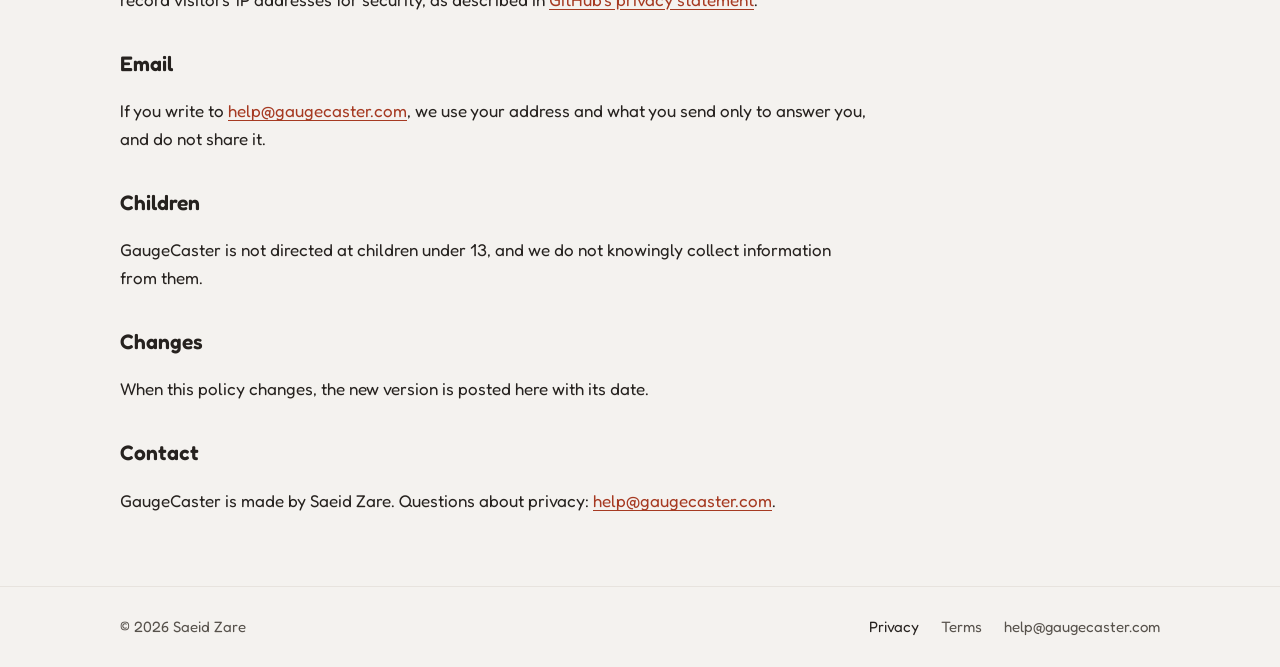
<file: privacy.html>
<!doctype html>
<html lang="en">
<head>
<meta charset="utf-8">
<meta name="viewport" content="width=device-width, initial-scale=1, viewport-fit=cover">
<title>Privacy policy · GaugeCaster</title>
<meta name="description" content="What GaugeCaster and this website do with your information.">
<meta name="color-scheme" content="light dark">
<meta name="theme-color" content="#F4F2EF" media="(prefers-color-scheme: light)">
<meta name="theme-color" content="#1F1C1A" media="(prefers-color-scheme: dark)">
<meta property="og:title" content="Privacy policy · GaugeCaster">
<meta property="og:description" content="What GaugeCaster and this website do with your information.">
<meta property="og:image" content="https://www.gaugecaster.com/img/icon-512.png">
<link rel="icon" type="image/png" sizes="32x32" href="/img/favicon-32.png">
<link rel="apple-touch-icon" href="/img/apple-touch-icon.png">
<link rel="preload" href="/fonts/Fredoka-Medium.ttf" as="font" type="font/ttf" crossorigin>
<link rel="stylesheet" href="/style.css">
<script>document.documentElement.classList.add('js');</script>
</head>
<body>
<header class="top">
  <div class="wrap top-row">
    <a class="brand" href="/" aria-label="GaugeCaster, home">
      <img src="/img/mark-96.png" width="36" height="36" alt="">
      <span class="word"><b>Gauge</b>caster</span>
    </a>
    <nav class="nav">
      <a href="/" data-nav="home">Home</a>
      <a href="/support.html" data-nav="support">Support</a>
    </nav>
  </div>
</header>
<main class="wrap">
<article class="doc">
<h1>Privacy policy</h1>
<p class="updated">Updated 14 November 2026. A draft for GaugeCaster's pre-release versions, to be checked by someone qualified before GaugeCaster is offered to the public.</p>

<h2>In short</h2>
<p>GaugeCaster has no accounts, no ads and no analytics. Your recordings and projects stay on your device. GaugeCaster sends something to another service only when you ask it to (uploading an episode to your podcast host, for example), and then it sends it straight from your device to that service. Nothing passes through us, and we do not collect information about you or how you use the app.</p>

<h2>What stays on your device</h2>
<ul>
  <li>Your projects: recordings, edits, exports and episode details, in the projects folder you choose.</li>
  <li>Your settings, including the details of your shows.</li>
  <li>The keys and sign-ins for the podcast hosts and services you connect, in the app's own folder, kept apart from your projects and settings.</li>
</ul>
<p>If your projects folder is one that a cloud service copies (such as OneDrive), that service receives what is in it, under its own terms. GaugeCaster warns you when it sees this.</p>

<h2>Podcast hosts</h2>
<p>When you connect a show to Podbean, Buzzsprout or Transistor and choose to upload an episode, GaugeCaster sends that host the episode's audio file, its title, description, season and number, date, picture and chapters, using the key or sign-in you gave it. The host's own privacy policy applies to what it receives: <a href="https://www.podbean.com/privacy">Podbean</a>, <a href="https://www.buzzsprout.com/privacy">Buzzsprout</a>, <a href="https://transistor.fm/privacy/">Transistor</a>. Removing the connection in Settings deletes the key from your device.</p>

<h2>YouTube and your Google account</h2>
<p>GaugeCaster uses YouTube API Services. When that feature is available and you choose to sign in with Google, GaugeCaster asks for permission to upload videos to your YouTube channel and to see the channel's name, so it can show which channel an episode goes to. It uses that permission only to upload the videos you choose, with the title, description and picture you gave them.</p>
<ul>
  <li>The permission Google gives GaugeCaster is kept on your device only. It is never sent to us or to anyone else.</li>
  <li>GaugeCaster does not read, keep or share any other information from your Google account or your channel.</li>
  <li>You can take the permission back at any time on <a href="https://myaccount.google.com/permissions">your Google account's permissions page</a>, or by disconnecting in GaugeCaster's Settings.</li>
  <li>By using GaugeCaster's YouTube features you agree to the <a href="https://www.youtube.com/t/terms">YouTube Terms of Service</a>. <a href="https://policies.google.com/privacy">Google's Privacy Policy</a> applies to what Google receives.</li>
</ul>
<p>GaugeCaster's use and transfer to any other app of information received from Google APIs will adhere to the <a href="https://developers.google.com/terms/api-services-user-data-policy">Google API Services User Data Policy</a>, including the Limited Use requirements.</p>

<h2>This website</h2>
<p>This site has no cookies, no analytics and no trackers. It is served by GitHub Pages, which may record visitors' IP addresses for security, as described in <a href="https://docs.github.com/en/site-policy/privacy-policies/github-general-privacy-statement">GitHub's privacy statement</a>.</p>

<h2>Email</h2>
<p>If you write to <a href="mailto:help@gaugecaster.com">help@gaugecaster.com</a>, we use your address and what you send only to answer you, and do not share it.</p>

<h2>Children</h2>
<p>GaugeCaster is not directed at children under 13, and we do not knowingly collect information from them.</p>

<h2>Changes</h2>
<p>When this policy changes, the new version is posted here with its date.</p>

<h2>Contact</h2>
<p>GaugeCaster is made by Saeid Zare. Questions about privacy: <a href="mailto:help@gaugecaster.com">help@gaugecaster.com</a>.</p>
</article>

</main>
<footer class="foot">
  <div class="wrap foot-row">
    <span>© 2026 Saeid Zare</span>
    <nav>
      <a href="/privacy.html" data-nav="privacy" aria-current="page">Privacy</a>
      <a href="/terms.html" data-nav="terms">Terms</a>
      <a href="/support.html">help@gaugecaster.com</a>
    </nav>
  </div>
</footer>
<script>
(() => {
  const items = document.querySelectorAll('.reveal');
  const still = matchMedia('(prefers-reduced-motion: reduce)').matches;
  if (still || !('IntersectionObserver' in window)) { items.forEach(e => e.classList.add('in')); return; }
  const seen = new IntersectionObserver(entries => entries.forEach(e => {
    if (e.isIntersecting) { e.target.classList.add('in'); seen.unobserve(e.target); }
  }), { threshold: 0.12, rootMargin: '0px 0px -40px 0px' });
  items.forEach(e => seen.observe(e));
  document.querySelectorAll('.meter rect').forEach((r, i) => r.style.setProperty('--i', i));
})();
</script>
</body>
</html>
</file>
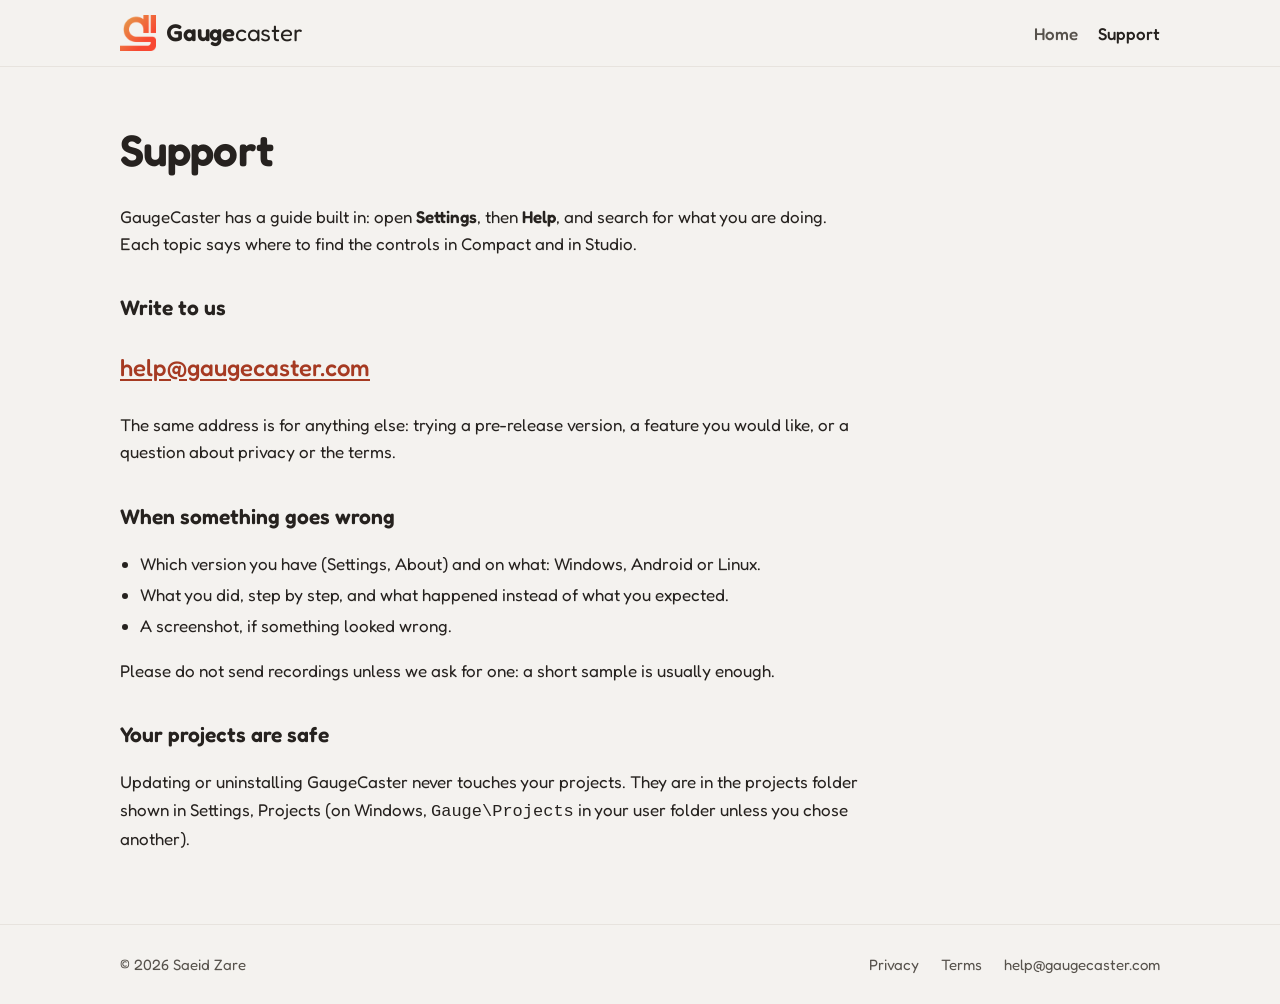
<file: support.html>
<!doctype html>
<html lang="en">
<head>
<meta charset="utf-8">
<meta name="viewport" content="width=device-width, initial-scale=1, viewport-fit=cover">
<title>Support · GaugeCaster</title>
<meta name="description" content="Help with GaugeCaster, and how to reach us.">
<meta name="color-scheme" content="light dark">
<meta name="theme-color" content="#F4F2EF" media="(prefers-color-scheme: light)">
<meta name="theme-color" content="#1F1C1A" media="(prefers-color-scheme: dark)">
<meta property="og:title" content="Support · GaugeCaster">
<meta property="og:description" content="Help with GaugeCaster, and how to reach us.">
<meta property="og:image" content="https://www.gaugecaster.com/img/icon-512.png">
<link rel="icon" type="image/png" sizes="32x32" href="/img/favicon-32.png">
<link rel="apple-touch-icon" href="/img/apple-touch-icon.png">
<link rel="preload" href="/fonts/Fredoka-Medium.ttf" as="font" type="font/ttf" crossorigin>
<link rel="stylesheet" href="/style.css">
<script>document.documentElement.classList.add('js');</script>
</head>
<body>
<header class="top">
  <div class="wrap top-row">
    <a class="brand" href="/" aria-label="GaugeCaster, home">
      <img src="/img/mark-96.png" width="36" height="36" alt="">
      <span class="word"><b>Gauge</b>caster</span>
    </a>
    <nav class="nav">
      <a href="/" data-nav="home">Home</a>
      <a href="/support.html" data-nav="support" aria-current="page">Support</a>
    </nav>
  </div>
</header>
<main class="wrap">
<article class="doc">
<h1>Support</h1>
<p>GaugeCaster has a guide built in: open <b>Settings</b>, then <b>Help</b>, and search for what you are doing. Each topic says where to find the controls in Compact and in Studio.</p>

<h2>Write to us</h2>
<p class="mail"><a href="mailto:help@gaugecaster.com">help@gaugecaster.com</a></p>
<p>The same address is for anything else: trying a pre-release version, a feature you would like, or a question about privacy or the terms.</p>

<h2>When something goes wrong</h2>
<ul>
  <li>Which version you have (Settings, About) and on what: Windows, Android or Linux.</li>
  <li>What you did, step by step, and what happened instead of what you expected.</li>
  <li>A screenshot, if something looked wrong.</li>
</ul>
<p>Please do not send recordings unless we ask for one: a short sample is usually enough.</p>

<h2>Your projects are safe</h2>
<p>Updating or uninstalling GaugeCaster never touches your projects. They are in the projects folder shown in Settings, Projects (on Windows, <code>Gauge\Projects</code> in your user folder unless you chose another).</p>
</article>

</main>
<footer class="foot">
  <div class="wrap foot-row">
    <span>© 2026 Saeid Zare</span>
    <nav>
      <a href="/privacy.html" data-nav="privacy">Privacy</a>
      <a href="/terms.html" data-nav="terms">Terms</a>
      <a href="/support.html">help@gaugecaster.com</a>
    </nav>
  </div>
</footer>
<script>
(() => {
  const items = document.querySelectorAll('.reveal');
  const still = matchMedia('(prefers-reduced-motion: reduce)').matches;
  if (still || !('IntersectionObserver' in window)) { items.forEach(e => e.classList.add('in')); return; }
  const seen = new IntersectionObserver(entries => entries.forEach(e => {
    if (e.isIntersecting) { e.target.classList.add('in'); seen.unobserve(e.target); }
  }), { threshold: 0.12, rootMargin: '0px 0px -40px 0px' });
  items.forEach(e => seen.observe(e));
  document.querySelectorAll('.meter rect').forEach((r, i) => r.style.setProperty('--i', i));
})();
</script>
</body>
</html>
</file>
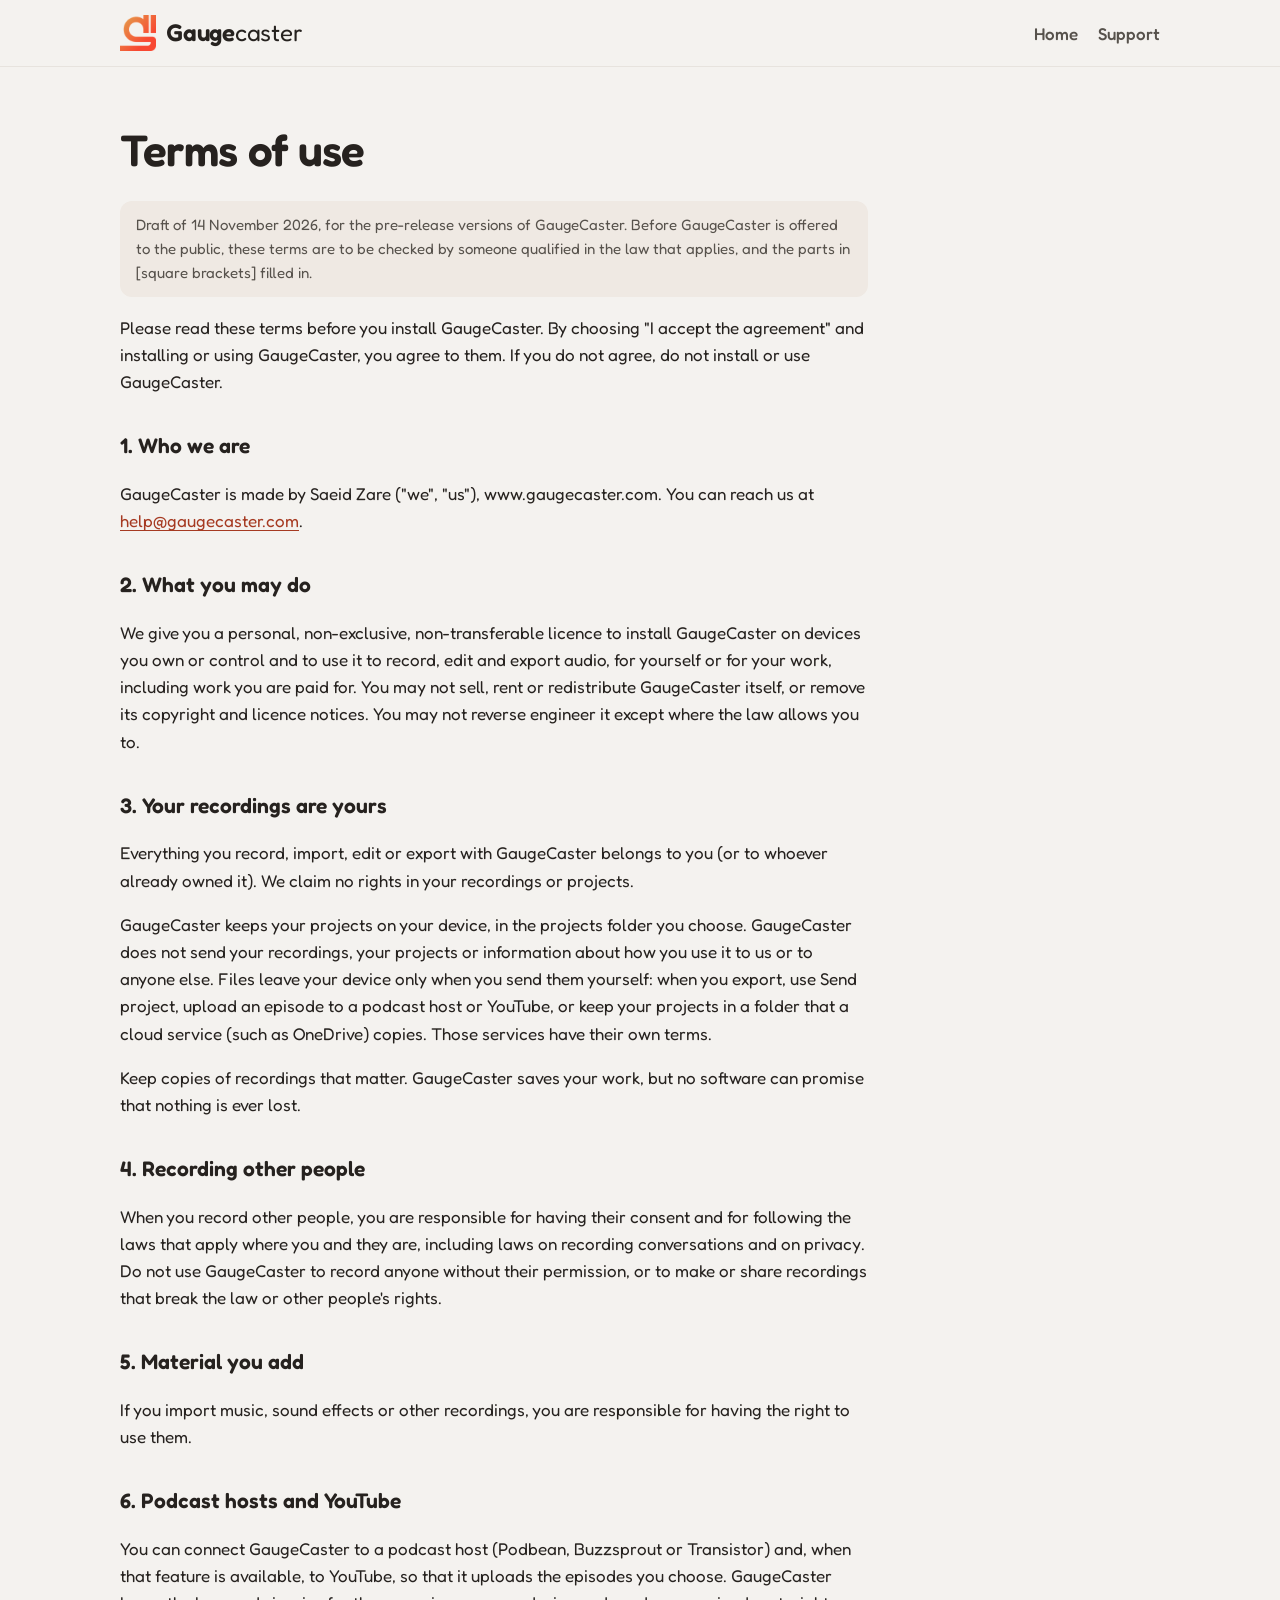
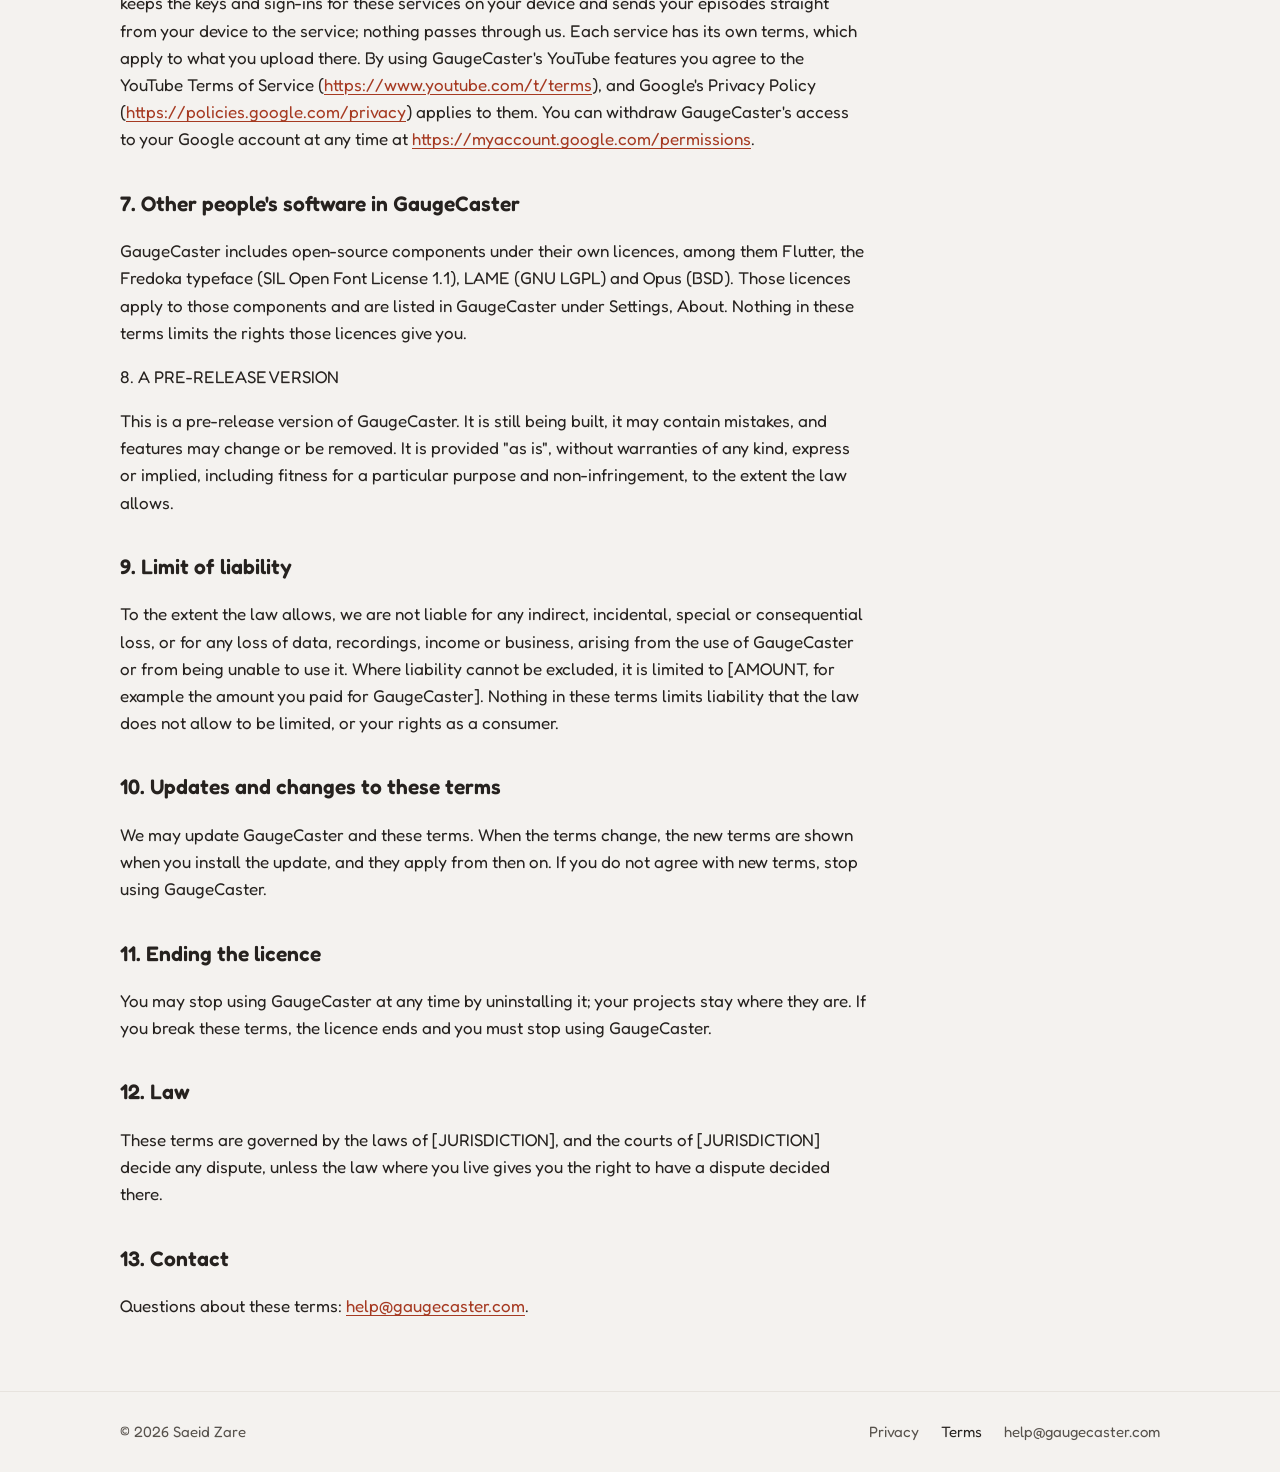
<file: terms.html>
<!doctype html>
<html lang="en">
<head>
<meta charset="utf-8">
<meta name="viewport" content="width=device-width, initial-scale=1, viewport-fit=cover">
<title>Terms of use · GaugeCaster</title>
<meta name="description" content="The terms for using GaugeCaster.">
<meta name="color-scheme" content="light dark">
<meta name="theme-color" content="#F4F2EF" media="(prefers-color-scheme: light)">
<meta name="theme-color" content="#1F1C1A" media="(prefers-color-scheme: dark)">
<meta property="og:title" content="Terms of use · GaugeCaster">
<meta property="og:description" content="The terms for using GaugeCaster.">
<meta property="og:image" content="https://www.gaugecaster.com/img/icon-512.png">
<link rel="icon" type="image/png" sizes="32x32" href="/img/favicon-32.png">
<link rel="apple-touch-icon" href="/img/apple-touch-icon.png">
<link rel="preload" href="/fonts/Fredoka-Medium.ttf" as="font" type="font/ttf" crossorigin>
<link rel="stylesheet" href="/style.css">
<script>document.documentElement.classList.add('js');</script>
</head>
<body>
<header class="top">
  <div class="wrap top-row">
    <a class="brand" href="/" aria-label="GaugeCaster, home">
      <img src="/img/mark-96.png" width="36" height="36" alt="">
      <span class="word"><b>Gauge</b>caster</span>
    </a>
    <nav class="nav">
      <a href="/" data-nav="home">Home</a>
      <a href="/support.html" data-nav="support">Support</a>
    </nav>
  </div>
</header>
<main class="wrap">
<article class="doc">
<h1>Terms of use</h1>
<p class="draft">Draft of 14 November 2026, for the pre-release versions of GaugeCaster. Before GaugeCaster is offered to the public, these terms are to be checked by someone qualified in the law that applies, and the parts in [square brackets] filled in.</p>
<p>Please read these terms before you install GaugeCaster. By choosing &quot;I accept the agreement&quot; and installing or using GaugeCaster, you agree to them. If you do not agree, do not install or use GaugeCaster.</p>
<h2 id="s1">1. Who we are</h2>
<p>GaugeCaster is made by Saeid Zare (&quot;we&quot;, &quot;us&quot;), www.gaugecaster.com. You can reach us at <a href="mailto:help@gaugecaster.com">help@gaugecaster.com</a>.</p>
<h2 id="s2">2. What you may do</h2>
<p>We give you a personal, non-exclusive, non-transferable licence to install GaugeCaster on devices you own or control and to use it to record, edit and export audio, for yourself or for your work, including work you are paid for. You may not sell, rent or redistribute GaugeCaster itself, or remove its copyright and licence notices. You may not reverse engineer it except where the law allows you to.</p>
<h2 id="s3">3. Your recordings are yours</h2>
<p>Everything you record, import, edit or export with GaugeCaster belongs to you (or to whoever already owned it). We claim no rights in your recordings or projects.</p>
<p>GaugeCaster keeps your projects on your device, in the projects folder you choose. GaugeCaster does not send your recordings, your projects or information about how you use it to us or to anyone else. Files leave your device only when you send them yourself: when you export, use Send project, upload an episode to a podcast host or YouTube, or keep your projects in a folder that a cloud service (such as OneDrive) copies. Those services have their own terms.</p>
<p>Keep copies of recordings that matter. GaugeCaster saves your work, but no software can promise that nothing is ever lost.</p>
<h2 id="s4">4. Recording other people</h2>
<p>When you record other people, you are responsible for having their consent and for following the laws that apply where you and they are, including laws on recording conversations and on privacy. Do not use GaugeCaster to record anyone without their permission, or to make or share recordings that break the law or other people&#x27;s rights.</p>
<h2 id="s5">5. Material you add</h2>
<p>If you import music, sound effects or other recordings, you are responsible for having the right to use them.</p>
<h2 id="s6">6. Podcast hosts and YouTube</h2>
<p>You can connect GaugeCaster to a podcast host (Podbean, Buzzsprout or Transistor) and, when that feature is available, to YouTube, so that it uploads the episodes you choose. GaugeCaster keeps the keys and sign-ins for these services on your device and sends your episodes straight from your device to the service; nothing passes through us. Each service has its own terms, which apply to what you upload there. By using GaugeCaster&#x27;s YouTube features you agree to the YouTube Terms of Service (<a href="https://www.youtube.com/t/terms">https://www.youtube.com/t/terms</a>), and Google&#x27;s Privacy Policy (<a href="https://policies.google.com/privacy">https://policies.google.com/privacy</a>) applies to them. You can withdraw GaugeCaster&#x27;s access to your Google account at any time at <a href="https://myaccount.google.com/permissions">https://myaccount.google.com/permissions</a>.</p>
<h2 id="s7">7. Other people&#x27;s software in GaugeCaster</h2>
<p>GaugeCaster includes open-source components under their own licences, among them Flutter, the Fredoka typeface (SIL Open Font License 1.1), LAME (GNU LGPL) and Opus (BSD). Those licences apply to those components and are listed in GaugeCaster under Settings, About. Nothing in these terms limits the rights those licences give you.</p>
<p>8. A PRE-RELEASE VERSION</p>
<p>This is a pre-release version of GaugeCaster. It is still being built, it may contain mistakes, and features may change or be removed. It is provided &quot;as is&quot;, without warranties of any kind, express or implied, including fitness for a particular purpose and non-infringement, to the extent the law allows.</p>
<h2 id="s9">9. Limit of liability</h2>
<p>To the extent the law allows, we are not liable for any indirect, incidental, special or consequential loss, or for any loss of data, recordings, income or business, arising from the use of GaugeCaster or from being unable to use it. Where liability cannot be excluded, it is limited to [AMOUNT, for example the amount you paid for GaugeCaster]. Nothing in these terms limits liability that the law does not allow to be limited, or your rights as a consumer.</p>
<h2 id="s10">10. Updates and changes to these terms</h2>
<p>We may update GaugeCaster and these terms. When the terms change, the new terms are shown when you install the update, and they apply from then on. If you do not agree with new terms, stop using GaugeCaster.</p>
<h2 id="s11">11. Ending the licence</h2>
<p>You may stop using GaugeCaster at any time by uninstalling it; your projects stay where they are. If you break these terms, the licence ends and you must stop using GaugeCaster.</p>
<h2 id="s12">12. Law</h2>
<p>These terms are governed by the laws of [JURISDICTION], and the courts of [JURISDICTION] decide any dispute, unless the law where you live gives you the right to have a dispute decided there.</p>
<h2 id="s13">13. Contact</h2>
<p>Questions about these terms: <a href="mailto:help@gaugecaster.com">help@gaugecaster.com</a>.</p>
</article>
</main>
<footer class="foot">
  <div class="wrap foot-row">
    <span>© 2026 Saeid Zare</span>
    <nav>
      <a href="/privacy.html" data-nav="privacy">Privacy</a>
      <a href="/terms.html" data-nav="terms" aria-current="page">Terms</a>
      <a href="/support.html">help@gaugecaster.com</a>
    </nav>
  </div>
</footer>
<script>
(() => {
  const items = document.querySelectorAll('.reveal');
  const still = matchMedia('(prefers-reduced-motion: reduce)').matches;
  if (still || !('IntersectionObserver' in window)) { items.forEach(e => e.classList.add('in')); return; }
  const seen = new IntersectionObserver(entries => entries.forEach(e => {
    if (e.isIntersecting) { e.target.classList.add('in'); seen.unobserve(e.target); }
  }), { threshold: 0.12, rootMargin: '0px 0px -40px 0px' });
  items.forEach(e => seen.observe(e));
  document.querySelectorAll('.meter rect').forEach((r, i) => r.style.setProperty('--i', i));
})();
</script>
</body>
</html>
</file>
<file: style.css>
/* GaugeCaster's site: the app's own type (Fredoka) and colours (the warm
   neutrals of Gauge light, the logo's orange), light and dark. */

@font-face { font-family: Fredoka; src: url(/fonts/Fredoka-Regular.ttf) format("truetype"); font-weight: 400; font-display: swap; }
@font-face { font-family: Fredoka; src: url(/fonts/Fredoka-Medium.ttf) format("truetype"); font-weight: 500; font-display: swap; }
@font-face { font-family: Fredoka; src: url(/fonts/Fredoka-SemiBold.ttf) format("truetype"); font-weight: 600; font-display: swap; }

:root {
  --page: #F4F2EF;
  --card: #FFFFFF;
  --line: #E7E3DE;
  --ink: #26221F;
  --muted: #57524C;
  --brand: #C4472C;
  --brand-ink: #A63A22;
  --glow-a: #E3954C;
  --glow-b: #F5483A;
  --wave: #E2D9D0;
  --chip: #EFE9E3;
  --v1: #3F5BC4; --v1-bg: #E3E8FA;
  --v2: #6E4BD0; --v2-bg: #ECE6FB;
  --mu: #23866A; --mu-bg: #DDF1EA;
  --rec: #C62828;
  color-scheme: light;
}
@media (prefers-color-scheme: dark) {
  :root {
    --page: #1F1C1A;
    --card: #2A2623;
    --line: #3A3531;
    --ink: #F4EFEA;
    --muted: #BDB4AB;
    --brand: #F2A065;
    --brand-ink: #F7B583;
    --wave: #3D3631;
    --chip: #34302C;
    --v1: #9DB0FF; --v1-bg: #26304F;
    --v2: #C4AEFF; --v2-bg: #322750;
    --mu: #74D8B4; --mu-bg: #1E3C33;
    --rec: #E5484D;
    color-scheme: dark;
  }
}

* { box-sizing: border-box; }
html { -webkit-text-size-adjust: 100%; }
body {
  margin: 0;
  background: var(--page);
  color: var(--ink);
  font: 400 17px/1.6 Fredoka, "Segoe UI", system-ui, -apple-system, Roboto, sans-serif;
  padding-top: env(safe-area-inset-top, 0px);
  padding-bottom: env(safe-area-inset-bottom, 0px);
}
img { max-width: 100%; height: auto; }
a { color: var(--brand-ink); text-underline-offset: 3px; }
a:hover { color: var(--brand); }

.wrap {
  width: 100%;
  max-width: 1080px;
  margin: 0 auto;
  padding-left: max(20px, env(safe-area-inset-left, 0px));
  padding-right: max(20px, env(safe-area-inset-right, 0px));
}

/* Header and footer */
.top { border-bottom: 1px solid var(--line); }
.top-row { display: flex; align-items: center; justify-content: space-between; gap: 16px; padding-block: 14px; }
.brand { display: flex; align-items: center; gap: 10px; text-decoration: none; color: var(--ink); }
.word { font-size: 24px; font-weight: 400; letter-spacing: -0.01em; }
.word b { font-weight: 600; }
.nav { display: flex; gap: 20px; font-weight: 500; }
.nav a, .foot a { text-decoration: none; color: var(--muted); }
.nav a:hover, .foot a:hover { color: var(--ink); }
.nav a[aria-current], .foot a[aria-current] { color: var(--ink); }
.foot { border-top: 1px solid var(--line); margin-top: 72px; color: var(--muted); font-size: 15px; }
.foot-row { display: flex; flex-wrap: wrap; justify-content: space-between; gap: 12px 24px; padding-block: 28px; }
.foot nav { display: flex; flex-wrap: wrap; gap: 8px 22px; }

/* Home */
.hero { display: grid; grid-template-columns: minmax(0, 1.15fr) minmax(0, 0.85fr); gap: 48px; align-items: center; padding-block: 72px 56px; }
.hero h1 { font-size: clamp(38px, 6vw, 60px); line-height: 1.05; font-weight: 600; letter-spacing: -0.02em; margin: 0 0 18px; text-wrap: balance; }
.hero h1 em { font-style: normal; background: linear-gradient(90deg, var(--glow-a), var(--glow-b)); -webkit-background-clip: text; background-clip: text; color: transparent; }
.lede { font-size: 20px; color: var(--muted); max-width: 34em; margin: 0 0 26px; }
.status { display: inline-flex; align-items: center; gap: 10px; background: var(--chip); border-radius: 999px; padding: 8px 16px; font-weight: 500; font-size: 15px; }
.status::before { content: ""; width: 8px; height: 8px; border-radius: 50%; background: var(--brand); }
.hero-art { justify-self: center; width: min(100%, 340px); }

.meter { background: var(--card); border: 1px solid var(--line); border-radius: 20px; padding: 22px; }
.meter svg { display: block; width: 100%; height: auto; }
.meter .row-m { display: flex; justify-content: space-between; align-items: baseline; margin-top: 14px; font-size: 15px; color: var(--muted); }
.meter .lufs-big { font-size: 28px; font-weight: 600; color: var(--ink); font-variant-numeric: tabular-nums; }

.section-title { font-size: 28px; font-weight: 600; margin: 24px 0 20px; letter-spacing: -0.01em; }
.features { display: grid; grid-template-columns: repeat(3, minmax(0, 1fr)); gap: 18px; }
.feature { background: var(--card); border: 1px solid var(--line); border-radius: 18px; padding: 22px 22px 20px; min-width: 0; }
.feature h3 { margin: 0 0 6px; font-size: 19px; font-weight: 600; }
.feature p { margin: 0; color: var(--muted); font-size: 16px; }
.feature .tag { display: inline-block; font-size: 13px; font-weight: 500; letter-spacing: 0.03em; text-transform: uppercase; color: var(--brand-ink); margin-bottom: 10px; }

.band { margin-top: 56px; background: var(--card); border: 1px solid var(--line); border-radius: 22px; padding: 30px; display: grid; grid-template-columns: minmax(0, 1fr) auto; gap: 20px 32px; align-items: center; }
.band h2 { margin: 0 0 6px; font-size: 24px; font-weight: 600; }
.band p { margin: 0; color: var(--muted); }
.button { display: inline-block; text-decoration: none; background: var(--brand); color: #fff; font-weight: 500; padding: 12px 22px; border-radius: 999px; white-space: nowrap; }
.button:hover { color: #fff; filter: brightness(1.08); }
@media (prefers-color-scheme: dark) { .button, .button:hover { color: #241510; } }

.platforms { display: flex; flex-wrap: wrap; gap: 8px; margin-top: 18px; }
.platforms span { background: var(--chip); border-radius: 8px; padding: 3px 10px; font-size: 14px; color: var(--muted); }

/* Drawn pictures of the app (not screenshots): the site's own colours. */
.mock { background: var(--card); border: 1px solid var(--line); border-radius: 22px; box-shadow: 0 30px 70px -40px rgba(60, 30, 10, 0.45); min-width: 0; margin: 0; }
.mock .avatar { width: 42px; height: 42px; border-radius: 50%; display: grid; place-items: center; font-size: 14px; font-weight: 600; flex: none; }
.v1 .avatar { background: var(--v1-bg); color: var(--v1); }
.v2 .avatar { background: var(--v2-bg); color: var(--v2); }
.mu .avatar { background: var(--mu-bg); color: var(--mu); }
.mock .who { display: flex; flex-direction: column; line-height: 1.25; min-width: 0; }
.mock .who b { font-weight: 600; }
.mock .who small { color: var(--muted); font-size: 13px; }
.v1 .clip { fill: var(--v1-bg); } .v1 .wave { fill: var(--v1); }
.v2 .clip { fill: var(--v2-bg); } .v2 .wave { fill: var(--v2); }
.mu .clip { fill: var(--mu-bg); } .mu .wave { fill: var(--mu); }
.ph { stroke: var(--ink); stroke-width: 1.5; vector-effect: non-scaling-stroke; }

/* Compact, the big one under the headline. */
.mock-hero-shot { padding: 20px 22px 24px; margin-bottom: 24px; }
.mock-compact .bar { display: flex; align-items: center; gap: 14px; margin-bottom: 16px; }
.mock-compact .title { display: flex; flex-direction: column; line-height: 1.2; margin-right: auto; }
.mock-compact .title b { font-size: 22px; font-weight: 500; }
.mock-compact .title small { color: var(--muted); font-size: 13px; }
.mock-compact .views { display: inline-flex; background: var(--chip); border-radius: 999px; padding: 4px; font-size: 14px; font-weight: 500; }
.mock-compact .views span { padding: 6px 14px; border-radius: 999px; color: var(--muted); }
.mock-compact .views .on { background: var(--brand); color: #fff; }
.mock-compact .export { background: var(--brand); color: #fff; border-radius: 999px; padding: 9px 18px; font-weight: 500; font-size: 15px; }
.mock-compact .steps { display: flex; flex-wrap: wrap; gap: 8px; margin-bottom: 16px; }
.mock-compact .steps span { background: var(--chip); color: var(--muted); border-radius: 999px; padding: 7px 15px; font-size: 14px; font-weight: 500; }
.mock-compact .steps .on { background: var(--brand); color: #fff; }
.mock-compact .row { display: grid; grid-template-columns: auto 130px minmax(0, 1fr); gap: 14px; align-items: center; background: var(--page); border-radius: 18px; padding: 12px 16px; margin-bottom: 10px; }
.row-wave { width: 100%; height: 60px; display: block; }
.recbar { display: flex; align-items: center; justify-content: center; gap: 16px; margin-top: 18px; }
.rec-time { font-size: 26px; font-weight: 600; font-variant-numeric: tabular-nums; }
.play-btn { width: 52px; height: 52px; border-radius: 50%; background: var(--chip); position: relative; }
.play-btn::after { content: ""; position: absolute; left: 21px; top: 16px; border-left: 14px solid var(--ink); border-top: 10px solid transparent; border-bottom: 10px solid transparent; }
.rec-btn { width: 64px; height: 64px; border-radius: 50%; background: var(--rec); color: #fff; display: grid; place-items: center; font-size: 14px; font-weight: 600; box-shadow: 0 0 0 0 color-mix(in srgb, var(--rec) 45%, transparent); animation: pulse 2s ease-out infinite; }
@keyframes pulse { to { box-shadow: 0 0 0 16px color-mix(in srgb, var(--rec) 0%, transparent); } }
.rec-note { color: var(--muted); font-size: 14px; }
.mock-compact .ph { animation: sweep 12s linear infinite; }
@keyframes sweep { from { transform: translateX(-250px); } to { transform: translateX(350px); } }

/* Record: two microphones at once. */
.split .mock { padding: 22px; }
.mock-record .mic { display: grid; grid-template-columns: auto minmax(0, 1fr) 40%; gap: 14px; align-items: center; background: var(--page); border-radius: 18px; padding: 12px 16px; margin-bottom: 10px; }
.mock-record .level { height: 10px; border-radius: 6px; background: var(--chip); overflow: hidden; }
.mock-record .level i { display: block; height: 100%; width: var(--l); border-radius: 6px; background: linear-gradient(90deg, var(--mu) 0 70%, var(--glow-a) 85%, var(--glow-b)); animation: level 1.3s ease-in-out infinite alternate; transform-origin: left; }
.mock-record .v2 .level i { animation-duration: 1.7s; }
@keyframes level { from { transform: scaleX(0.55); } to { transform: scaleX(1); } }

/* Sound: before and after. */
.mock-sound .ab { display: grid; grid-template-columns: 64px minmax(0, 1fr); align-items: center; gap: 8px; }
.mock-sound .ab + .ab { margin-top: 6px; }
.mock-sound .ab-label { font-size: 13px; color: var(--muted); font-weight: 500; }
.mock-sound svg { width: 100%; height: auto; display: block; }
.mock-sound .noisy { fill: var(--muted); opacity: 0.55; }
.mock-sound .clean { fill: var(--brand); }
.mock-sound .chips { display: flex; flex-wrap: wrap; gap: 8px; margin-top: 16px; }
.mock-sound .chips span { background: var(--chip); border-radius: 999px; padding: 6px 12px; font-size: 14px; font-weight: 500; }

/* Publish: the episode, its chapters, the upload. */
.mock-publish .ep { display: flex; gap: 16px; align-items: center; margin-bottom: 14px; }
.mock-publish .art { position: relative; width: 84px; height: 84px; border-radius: 14px; flex: none; overflow: hidden; background: linear-gradient(180deg, #221E40 0%, #57334A 55%, #D97A48 100%); }
.mock-publish .art i { position: absolute; width: 22px; height: 22px; border-radius: 50%; background: #FAE2BE; right: 14px; top: 14px; }
.mock-publish .art b { position: absolute; left: 10px; top: 30px; color: #fff; font-size: 15px; line-height: 1.05; font-weight: 600; }
.mock-publish .ep-text { display: flex; flex-direction: column; line-height: 1.3; min-width: 0; }
.mock-publish .ep-text b { font-size: 22px; font-weight: 600; }
.mock-publish .ep-text small { color: var(--muted); font-size: 14px; }
.mock-publish .ep-text .lufs { color: var(--mu); font-weight: 500; }
.mock-publish .chapters { list-style: none; margin: 0; padding: 0; border-top: 1px solid var(--line); }
.mock-publish .chapters li { display: flex; gap: 12px; align-items: center; padding: 9px 2px; border-bottom: 1px solid var(--line); font-size: 15px; }
.mock-publish .tick { width: 20px; height: 20px; border-radius: 6px; background: var(--brand); color: #fff; display: grid; place-items: center; font-size: 12px; flex: none; }
.mock-publish .at { color: var(--muted); font-variant-numeric: tabular-nums; width: 3.2em; flex: none; }
.mock-publish .upload { display: flex; gap: 10px; align-items: center; margin-top: 16px; flex-wrap: wrap; }
.mock-publish .up-btn { background: var(--brand); color: #fff; border-radius: 999px; padding: 10px 18px; font-weight: 500; }
.mock-publish .up-alt { border: 1px solid var(--line); border-radius: 999px; padding: 9px 16px; font-weight: 500; }
@media (prefers-color-scheme: dark) {
  .mock-compact .views .on, .mock-compact .export, .mock-compact .steps .on, .mock-publish .tick, .mock-publish .up-btn { color: #241510; }
}

/* Text beside a picture. */
.split { margin-top: 72px; display: grid; grid-template-columns: minmax(0, 0.9fr) minmax(0, 1.1fr); gap: 48px; align-items: center; }
.split.flip .split-text { order: 2; }
.split h2 { font-size: 30px; font-weight: 600; margin: 6px 0 12px; letter-spacing: -0.01em; text-wrap: balance; }
.split p { margin: 0 0 12px; color: var(--muted); }
.split .muted { font-size: 15px; }
.split .tag { font-size: 13px; font-weight: 500; letter-spacing: 0.06em; text-transform: uppercase; color: var(--brand-ink); }

@media (max-width: 640px) {
  .mock-compact .bar .views { display: none; }
  .mock-compact .row { grid-template-columns: auto minmax(0, 1fr); }
  .mock-compact .row .row-wave { grid-column: 1 / -1; height: 48px; }
  .mock-hero-shot { padding: 16px; }
}

/* Scroll effects: things rise into place as they come into view. Without
   script, or with reduced motion asked for, everything simply shows. */
.js .reveal { opacity: 0; transform: translateY(28px) scale(0.985); transition: opacity 0.8s ease, transform 0.9s cubic-bezier(0.2, 0.7, 0.2, 1); transition-delay: calc(var(--d, 0) * 90ms); }
.js .reveal.in { opacity: 1; transform: none; }
.hero h1, .hero .lede, .hero .status, .hero .platforms, .hero-art { animation: rise 0.9s cubic-bezier(0.2, 0.7, 0.2, 1) both; }
.hero .lede { animation-delay: 0.08s; }
.hero .status, .hero .platforms { animation-delay: 0.16s; }
.hero-art { animation-delay: 0.22s; }
@keyframes rise { from { opacity: 0; transform: translateY(18px); } to { opacity: 1; transform: none; } }
.meter rect { transform-box: fill-box; transform-origin: center; animation: breathe 2.4s ease-in-out infinite; animation-delay: calc(var(--i, 0) * -0.11s); }
@keyframes breathe { 0%, 100% { transform: scaleY(1); } 50% { transform: scaleY(0.72); } }
@media (prefers-reduced-motion: reduce) {
  .js .reveal { opacity: 1; transform: none; transition: none; }
  .hero h1, .hero .lede, .hero .status, .hero .platforms, .hero-art, .meter rect, .rec-btn, .ph, .level i { animation: none; }
}

/* Documents: privacy, terms, support */
.doc { max-width: 44em; padding-top: 48px; }
.doc h1 { font-size: clamp(32px, 5vw, 44px); font-weight: 600; letter-spacing: -0.02em; margin: 0 0 8px; }
.doc h2 { font-size: 21px; font-weight: 600; margin: 34px 0 6px; }
.doc p, .doc li { color: var(--ink); }
.doc .updated, .doc .draft { color: var(--muted); font-size: 15px; }
.doc .draft { background: var(--chip); border-radius: 12px; padding: 12px 16px; }
.doc ul { padding-left: 1.2em; }
.doc li { margin: 4px 0; }
.mail { font-size: 24px; font-weight: 500; }

@media (max-width: 820px) {
  .hero { grid-template-columns: minmax(0, 1fr); padding-block: 44px 32px; gap: 32px; }
  .hero-art { justify-self: stretch; width: 100%; }
  .features { grid-template-columns: minmax(0, 1fr); }
  .band { grid-template-columns: minmax(0, 1fr); }
  .split { grid-template-columns: minmax(0, 1fr); gap: 28px; }
  .split.flip .split-text { order: 0; }
}
@media (max-width: 420px) {
  .word { font-size: 21px; }
  .nav { gap: 14px; }
}
</file>
